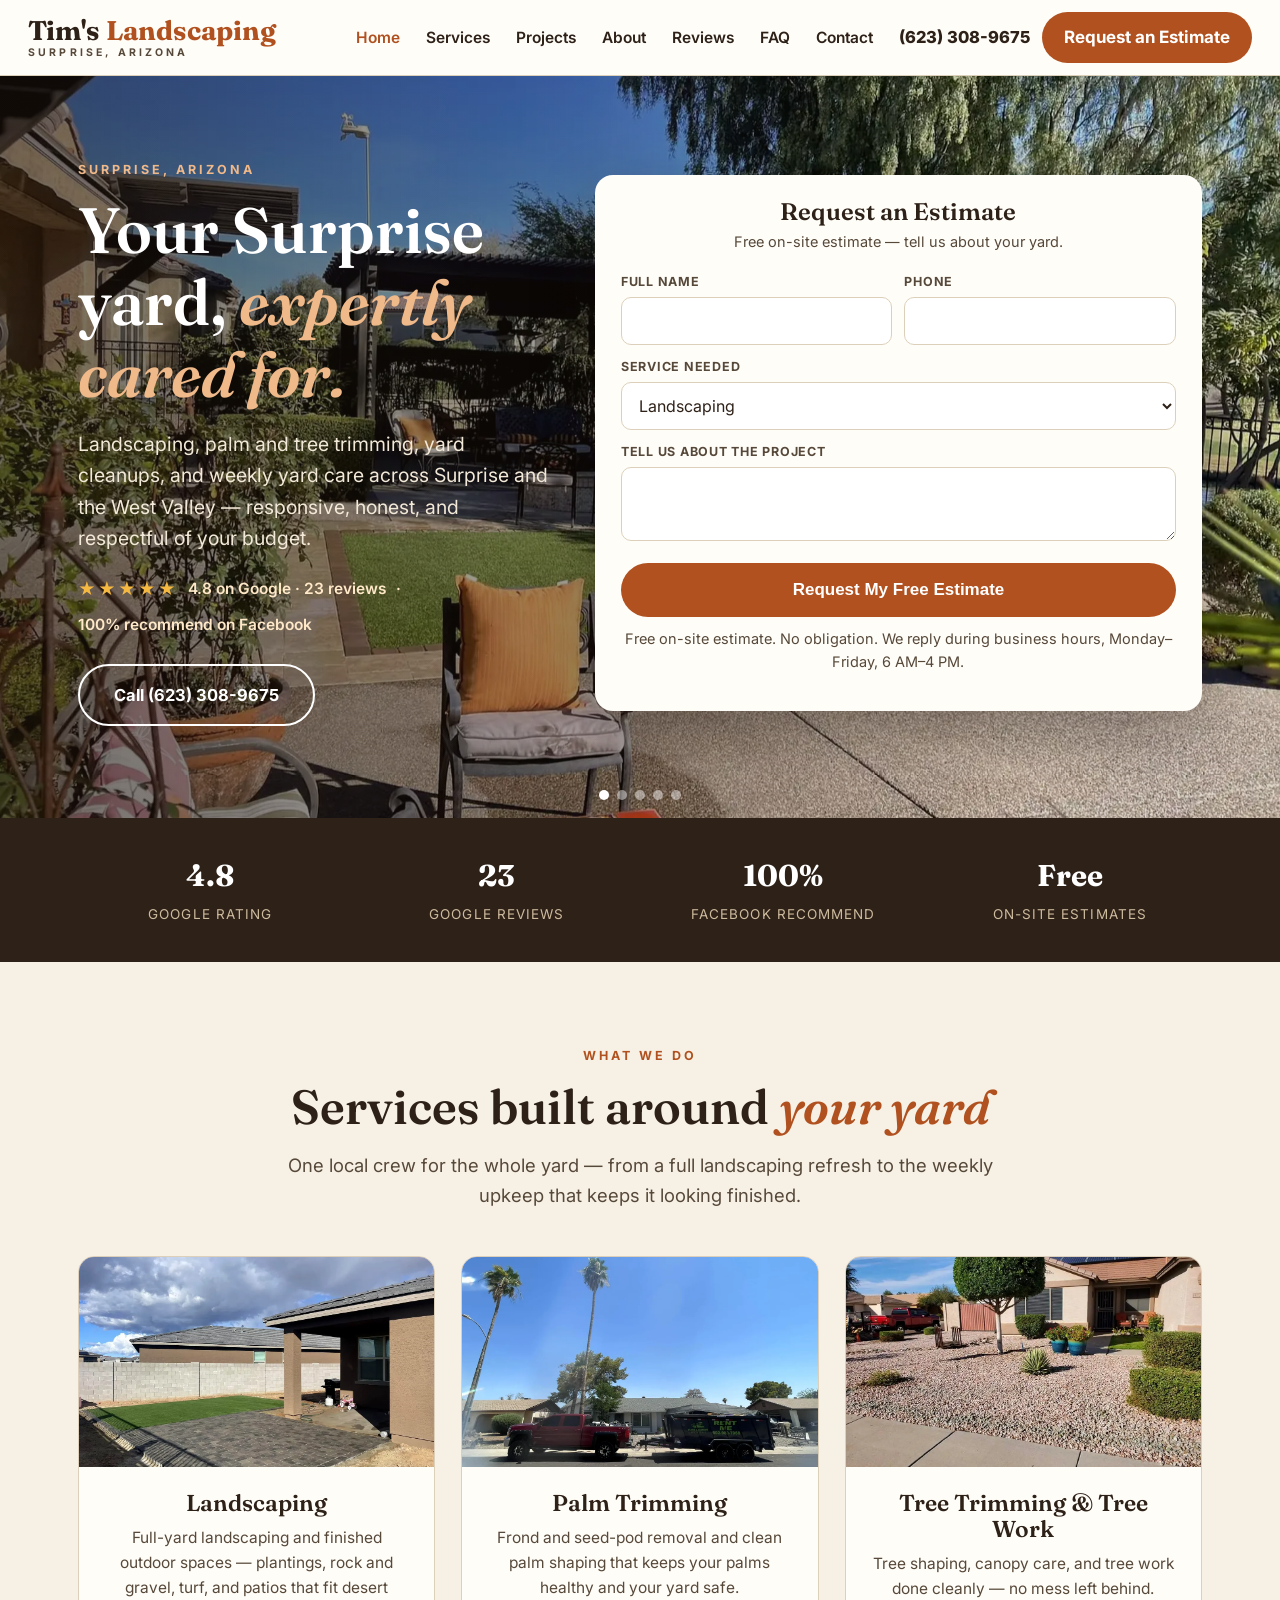
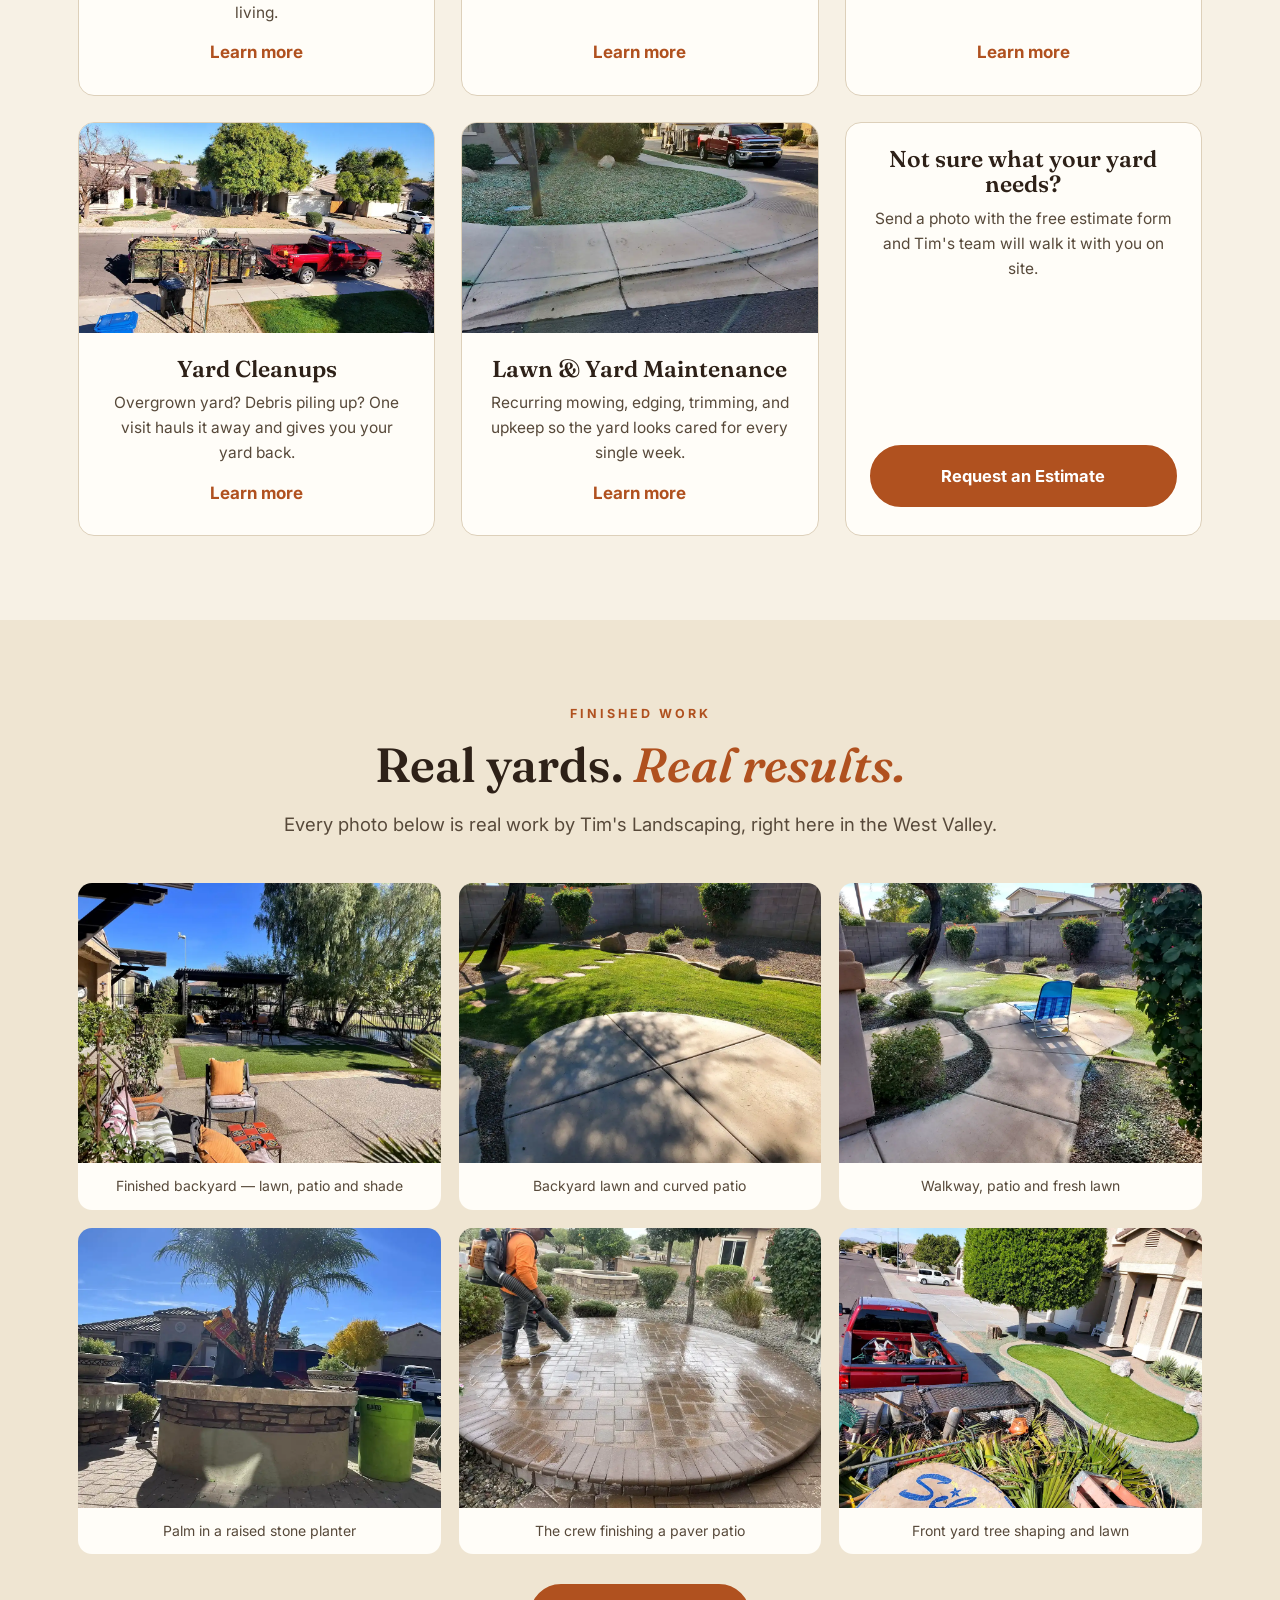
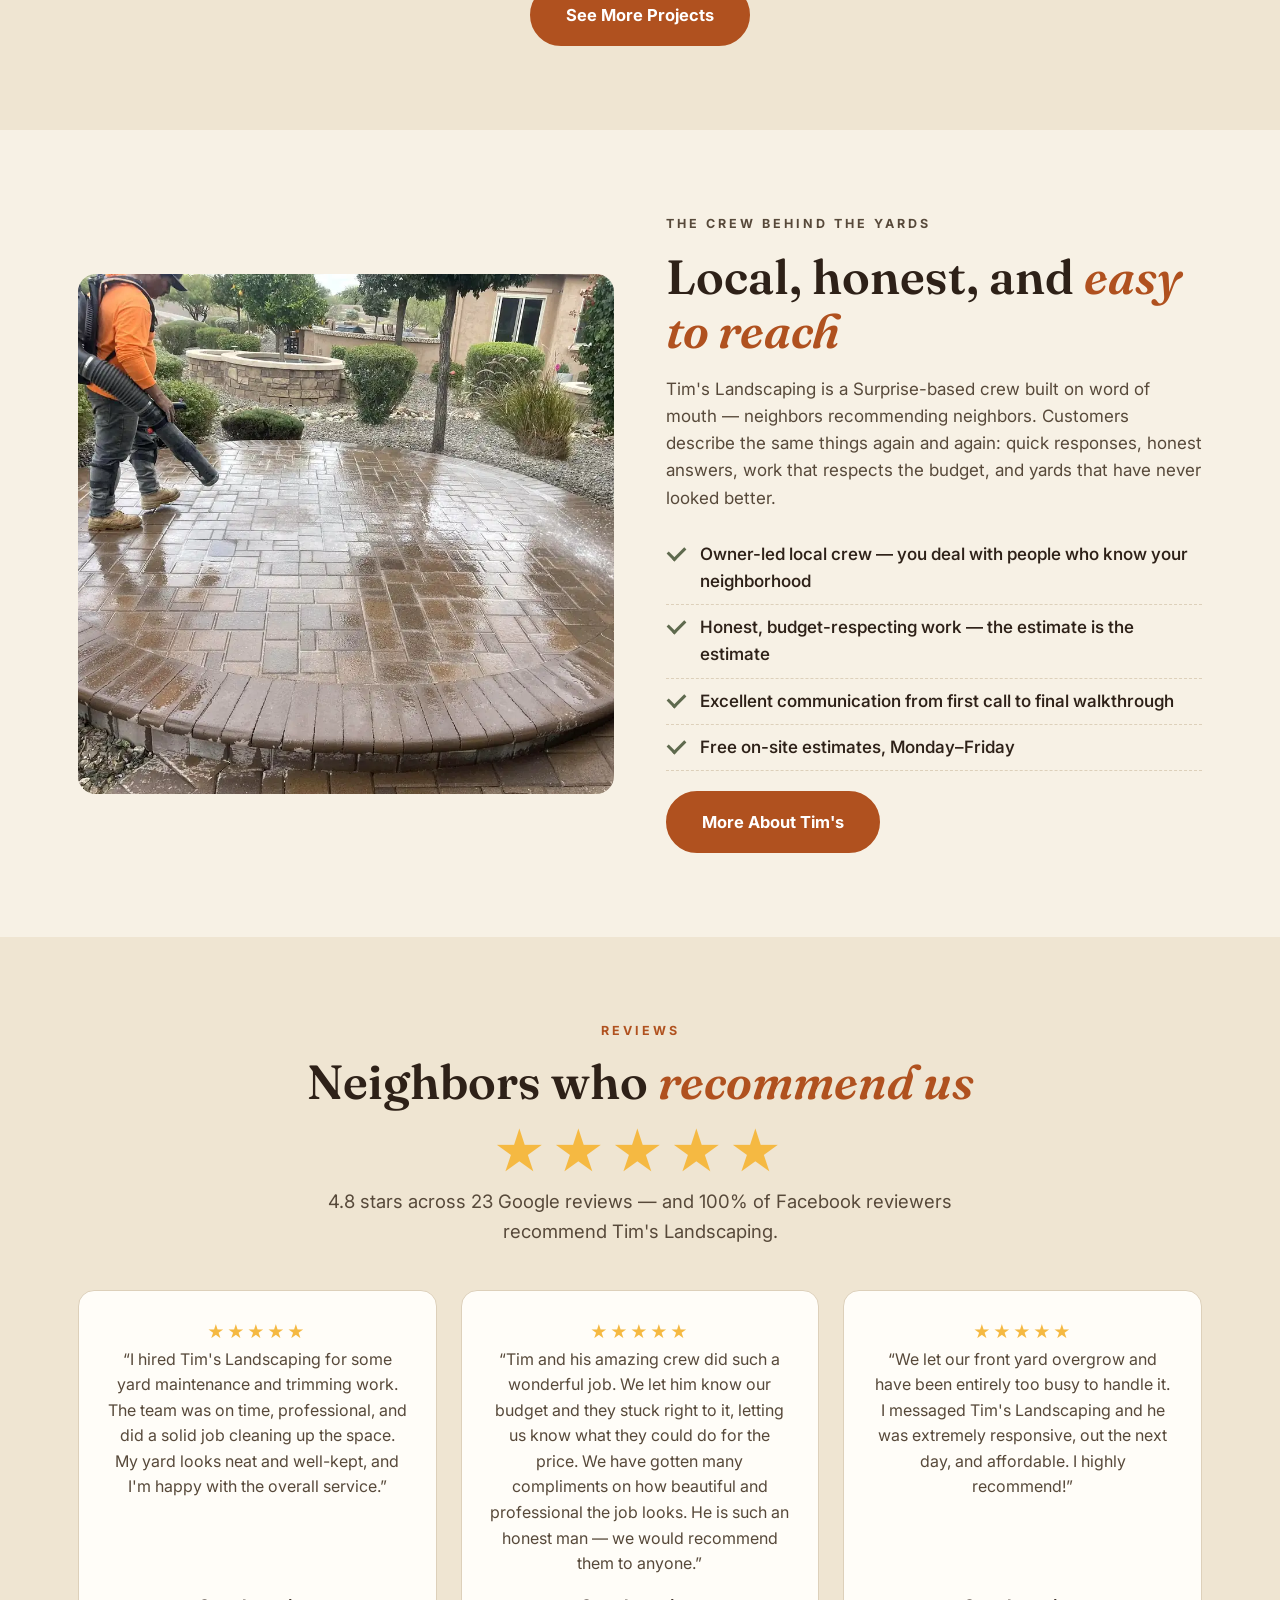
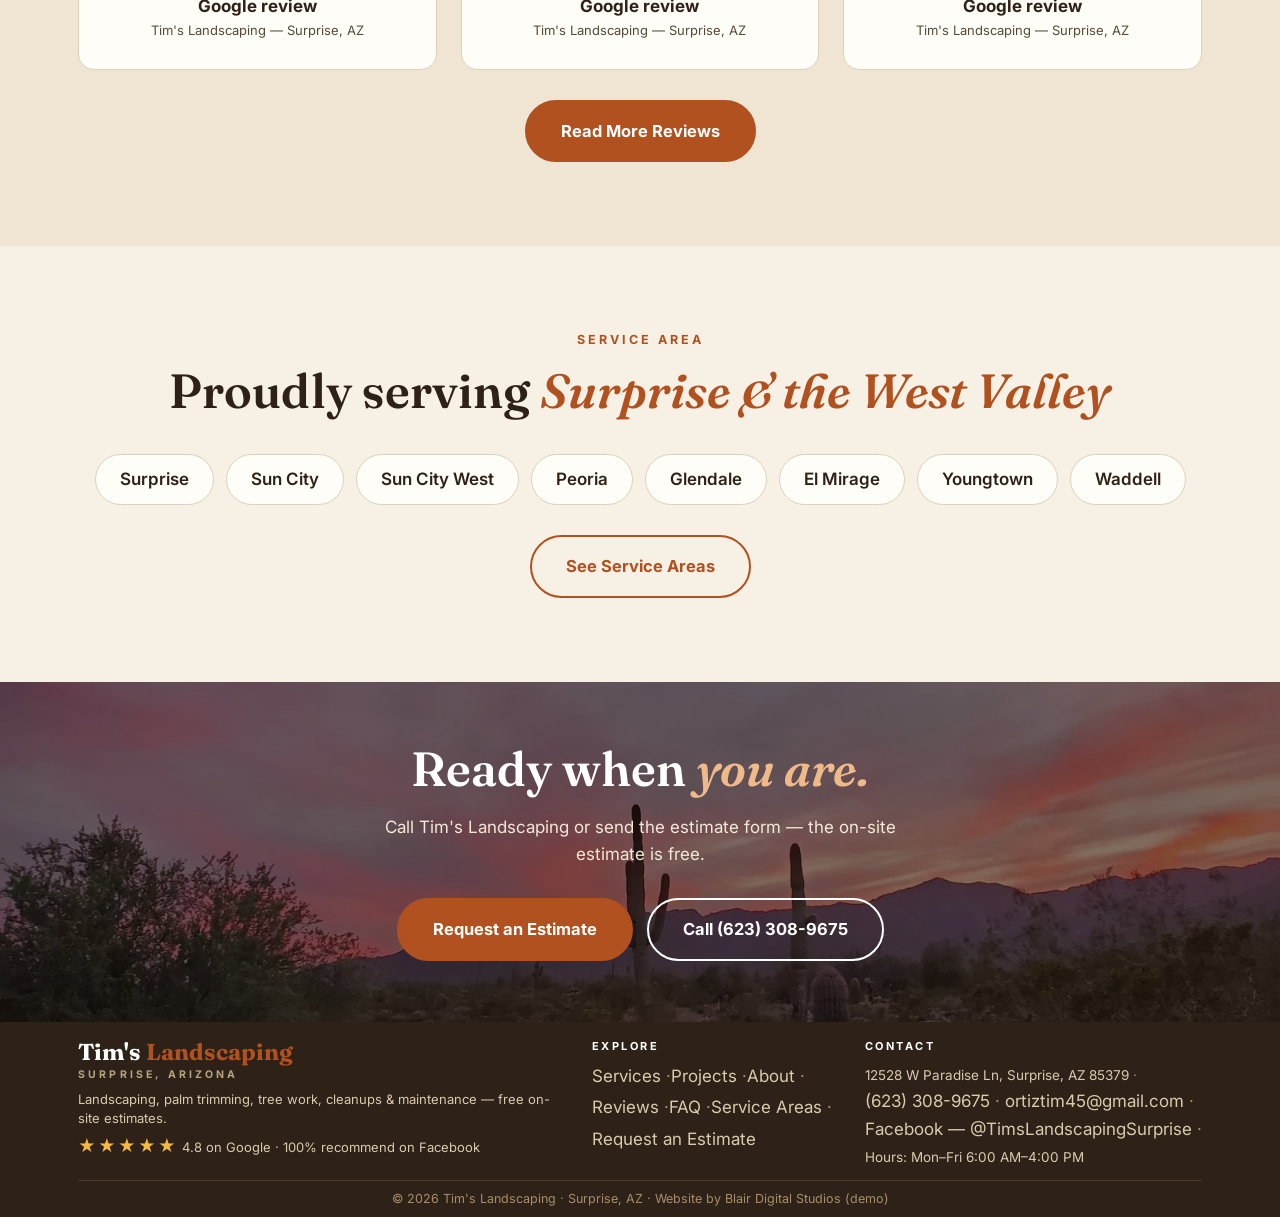
<file: index.html>
<!DOCTYPE html>
<html lang="en">
<head>
<meta charset="UTF-8">
<meta name="viewport" content="width=device-width, initial-scale=1.0">
<title>Tim's Landscaping — Surprise, AZ | Landscaping, Palm & Tree Trimming, Yard Cleanups</title>
<meta name="description" content="Tim's Landscaping in Surprise, AZ: landscaping, palm trimming, tree work, yard cleanups and lawn maintenance. 4.8 stars on Google. Free on-site estimates — call (623) 308-9675.">
<link rel="canonical" href="https://demo-tims-landscaping.vercel.app/">
<meta property="og:type" content="website">
<meta property="og:title" content="Tim's Landscaping — Surprise, AZ | Landscaping, Palm & Tree Trimming, Yard Cleanups">
<meta property="og:description" content="Tim's Landscaping in Surprise, AZ: landscaping, palm trimming, tree work, yard cleanups and lawn maintenance. 4.8 stars on Google. Free on-site estimates — call (623) 308-9675.">
<meta property="og:url" content="https://demo-tims-landscaping.vercel.app/">
<meta property="og:image" content="https://demo-tims-landscaping.vercel.app/assets/img/og-cover.jpg">
<meta name="twitter:card" content="summary_large_image">
<meta name="twitter:title" content="Tim's Landscaping — Surprise, AZ | Landscaping, Palm & Tree Trimming, Yard Cleanups">
<meta name="twitter:description" content="Tim's Landscaping in Surprise, AZ: landscaping, palm trimming, tree work, yard cleanups and lawn maintenance. 4.8 stars on Google. Free on-site estimates — call (623) 308-9675.">
<meta name="twitter:image" content="https://demo-tims-landscaping.vercel.app/assets/img/og-cover.jpg">
<link rel="icon" href="data:image/svg+xml,%3Csvg xmlns='http://www.w3.org/2000/svg' viewBox='0 0 64 64'%3E%3Crect width='64' height='64' rx='12' fill='%232e2118'/%3E%3Ctext x='32' y='45' font-family='Georgia' font-size='38' fill='%23f7f1e5' text-anchor='middle'%3ET%3C/text%3E%3C/svg%3E">
<link rel="preconnect" href="https://fonts.googleapis.com">
<link rel="preconnect" href="https://fonts.gstatic.com" crossorigin>
<link href="https://fonts.googleapis.com/css2?family=Fraunces:ital,wght@0,600;0,700;1,600&family=Inter:wght@400;600;700;800&display=swap" rel="stylesheet">
<link rel="stylesheet" href="assets/site.css">
<script type="application/ld+json">
{"@context":"https://schema.org","@type":"LocalBusiness","name":"Tim's Landscaping",
"description":"Landscaping, palm trimming, tree work, yard cleanups and lawn & yard maintenance in Surprise, AZ and the West Valley. Free on-site estimates.",
"url":"https://demo-tims-landscaping.vercel.app/","telephone":"+1-623-308-9675","email":"ortiztim45@gmail.com",
"address":{"@type":"PostalAddress","streetAddress":"12528 W Paradise Ln","addressLocality":"Surprise","addressRegion":"AZ","postalCode":"85379","addressCountry":"US"},
"openingHours":"Mo-Fr 06:00-16:00","areaServed":["Surprise","Sun City","Sun City West","Peoria","Glendale","El Mirage","Youngtown","Waddell"],
"sameAs":["https://www.facebook.com/TimsLandscapingSurprise"],
"aggregateRating":{"@type":"AggregateRating","ratingValue":"4.8","reviewCount":"23"}}
</script>

</head>
<body>
<header>
<div class="hbar">
<button class="burger" aria-label="Open menu" aria-expanded="false"><i></i><i></i><i></i></button>
<a class="wordmark" href="./">Tim's <span>Landscaping</span><small>Surprise, Arizona</small></a>
<nav class="mainnav" aria-label="Main"><ul><li><a href="./" aria-current="page">Home</a></li><li><a href="services/">Services</a></li><li><a href="projects/">Projects</a></li><li><a href="about/">About</a></li><li><a href="reviews/">Reviews</a></li><li><a href="faq/">FAQ</a></li><li><a href="contact/">Contact</a></li></ul></nav>
<div class="hcta"><a class="hphone" href="tel:+16233089675">(623) 308-9675</a><a class="hbtn" href="contact/">Request an Estimate</a></div>
</div>
<nav class="mnav" aria-label="Mobile"><a href="./">Home</a><a href="services/">Services</a><a href="projects/">Projects</a><a href="about/">About</a><a href="reviews/">Reviews</a><a href="faq/">FAQ</a><a href="contact/">Contact</a><a href="tel:+16233089675">Call (623) 308-9675</a></nav>
</header>
<div class="callbar"><a class="c1" href="tel:+16233089675">Call (623) 308-9675</a><a class="c2" href="contact/">Free Estimate</a></div>

<section class="hero" style="padding:0">
<div class="hero-slides"><div class="slide active"><img src="assets/img/hero-1.webp" alt="Finished backyard with lawn, patio and shade tree in Surprise, AZ" fetchpriority="high"></div><div class="slide"><img src="assets/img/hero-2.webp" alt="Manicured backyard lawn and curved patio by Tim's Landscaping" loading="lazy"></div><div class="slide"><img src="assets/img/hero-3.webp" alt="Backyard patio and walkway finished by Tim's Landscaping" loading="lazy"></div><div class="slide"><img src="assets/img/hero-4.webp" alt="Paver patio and turf lawn installed in a Surprise backyard" loading="lazy"></div><div class="slide"><img src="assets/img/hero-5.webp" alt="Freshly maintained corner-lawn home in Surprise, AZ" loading="lazy"></div></div>
<div class="hero-shade"></div>
<div class="wrap hero-inner">
<div>
<p class="eyebrow" style="text-align:left;color:#f0b98a">Surprise, Arizona</p>
<h1>Your Surprise yard, <em>expertly cared for.</em></h1>
<p class="sub">Landscaping, palm and tree trimming, yard cleanups, and weekly yard care across Surprise and the West Valley — responsive, honest, and respectful of your budget.</p>
<div class="proof"><span class="stars">★★★★★</span><span>4.8 on Google · 23 reviews</span><span aria-hidden="true">·</span><span>100% recommend on Facebook</span></div>
<div class="btnrow" style="justify-content:flex-start;margin-top:26px"><a class="btn ghost" style="color:#fff;border-color:#fff" href="tel:+16233089675">Call (623) 308-9675</a></div>
</div>
<div class="estcard"><h3>Request an Estimate</h3><p>Free on-site estimate — tell us about your yard.</p><form class="estform" action="#" method="post" novalidate>
<div class="fgrid">
<div><label for="ff-name">Full name</label><input id="ff-name" name="name" type="text" autocomplete="name" required></div>
<div><label for="ff-phone">Phone</label><input id="ff-phone" name="phone" type="tel" autocomplete="tel" required></div>
<div class="full"><label for="ff-service">Service needed</label><select id="ff-service" name="service"><option>Landscaping</option><option>Palm Trimming</option><option>Tree Trimming &amp; Tree Work</option><option>Yard Cleanup</option><option>Lawn &amp; Yard Maintenance</option><option>Other</option></select></div>
<div class="full"><label for="ff-desc">Tell us about the project</label><textarea id="ff-desc" name="description"></textarea></div>
</div>
<button type="submit">Request My Free Estimate</button>
<div class="formok">Thank you — your request is in. Tim's Landscaping will reach out shortly to schedule your free on-site estimate.</div>
<p class="formnote">Free on-site estimate. No obligation. We reply during business hours, Monday–Friday, 6 AM–4 PM.</p>
</form></div>
</div>
<div class="hero-dots" aria-hidden="true"></div>
</section>

<div class="trust"><div class="wrap">
<div><b>4.8</b><span>Google rating</span></div>
<div><b>23</b><span>Google reviews</span></div>
<div><b>100%</b><span>Facebook recommend</span></div>
<div><b>Free</b><span>On-site estimates</span></div>
</div></div>

<section><div class="wrap">
<p class="eyebrow">What we do</p>
<h2>Services built around <em>your yard</em></h2>
<p class="lede">One local crew for the whole yard — from a full landscaping refresh to the weekly upkeep that keeps it looking finished.</p>
<div class="svcgrid"><article class="svc"><img src="assets/img/work-paver-turf.webp" alt="Paver patio and turf backyard" loading="lazy">
<div class="pad"><h3>Landscaping</h3><p>Full-yard landscaping and finished outdoor spaces — plantings, rock and gravel, turf, and patios that fit desert living.</p><a href="services/">Learn more</a></div></article><article class="svc"><img src="assets/img/work-palms.webp" alt="Tall palms at a Surprise home" loading="lazy">
<div class="pad"><h3>Palm Trimming</h3><p>Frond and seed-pod removal and clean palm shaping that keeps your palms healthy and your yard safe.</p><a href="services/">Learn more</a></div></article><article class="svc"><img src="assets/img/work-xeriscape.webp" alt="Sculpted tree and xeriscape front yard" loading="lazy">
<div class="pad"><h3>Tree Trimming &amp; Tree Work</h3><p>Tree shaping, canopy care, and tree work done cleanly — no mess left behind.</p><a href="services/">Learn more</a></div></article><article class="svc"><img src="assets/img/work-cleanup.webp" alt="Cleanup trailer loaded at a job site" loading="lazy">
<div class="pad"><h3>Yard Cleanups</h3><p>Overgrown yard? Debris piling up? One visit hauls it away and gives you your yard back.</p><a href="services/">Learn more</a></div></article><article class="svc"><img src="assets/img/work-corner-lawn.webp" alt="Maintained green lawn and curved walk" loading="lazy">
<div class="pad"><h3>Lawn &amp; Yard Maintenance</h3><p>Recurring mowing, edging, trimming, and upkeep so the yard looks cared for every single week.</p><a href="services/">Learn more</a></div></article><article class="svc"><div class="pad" style="justify-content:center">
<h3>Not sure what your yard needs?</h3><p>Send a photo with the free estimate form and Tim's team will walk it with you on site.</p>
<a class="btn" href="contact/" style="margin-top:18px">Request an Estimate</a></div></article></div>
</div></section>

<section style="background:var(--paper2)"><div class="wrap">
<p class="eyebrow">Finished work</p>
<h2>Real yards. <em>Real results.</em></h2>
<p class="lede">Every photo below is real work by Tim's Landscaping, right here in the West Valley.</p>
<div class="gal"><figure><img src="assets/img/work-backyard-oasis.webp" alt="Backyard with lawn, pergola and patio furniture" loading="lazy"><figcaption>Finished backyard — lawn, patio and shade</figcaption></figure><figure><img src="assets/img/work-lawn-patio.webp" alt="Green lawn with curved concrete patio" loading="lazy"><figcaption>Backyard lawn and curved patio</figcaption></figure><figure><img src="assets/img/work-curve-walkway.webp" alt="Walkway and patio with lawn and sprinklers" loading="lazy"><figcaption>Walkway, patio and fresh lawn</figcaption></figure><figure><img src="assets/img/work-palm-planter.webp" alt="Palm tree in a raised stone planter" loading="lazy"><figcaption>Palm in a raised stone planter</figcaption></figure><figure><img src="assets/img/work-crew-blower.webp" alt="Crew member finishing a paver patio with a blower" loading="lazy"><figcaption>The crew finishing a paver patio</figcaption></figure><figure><img src="assets/img/work-front-tree.webp" alt="Front yard with shaped tree and green lawn" loading="lazy"><figcaption>Front yard tree shaping and lawn</figcaption></figure></div>
<div class="btnrow"><a class="btn" href="projects/">See More Projects</a></div>
</div></section>

<section><div class="wrap"><div class="split">
<img src="assets/img/work-crew-blower.webp" alt="A member of the Tim's Landscaping crew finishing a paver patio" loading="lazy">
<div class="txt">
<p class="eyebrow">The crew behind the yards</p>
<h2>Local, honest, and <em>easy to reach</em></h2>
<p>Tim's Landscaping is a Surprise-based crew built on word of mouth — neighbors recommending neighbors. Customers describe the same things again and again: quick responses, honest answers, work that respects the budget, and yards that have never looked better.</p>
<ul class="checklist">
<li>Owner-led local crew — you deal with people who know your neighborhood</li>
<li>Honest, budget-respecting work — the estimate is the estimate</li>
<li>Excellent communication from first call to final walkthrough</li>
<li>Free on-site estimates, Monday–Friday</li>
</ul>
<a class="btn" href="about/">More About Tim's</a>
</div></div></div></section>

<section class="revband"><div class="wrap">
<p class="eyebrow">Reviews</p>
<h2>Neighbors who <em>recommend us</em></h2>
<div class="bigstars">★★★★★</div>
<p class="lede" style="margin-top:8px">4.8 stars across 23 Google reviews — and 100% of Facebook reviewers recommend Tim's Landscaping.</p>
<div class="revgrid"><article class="rev"><div class="stars">★★★★★</div><p>&ldquo;I hired Tim's Landscaping for some yard maintenance and trimming work. The team was on time, professional, and did a solid job cleaning up the space. My yard looks neat and well-kept, and I'm happy with the overall service.&rdquo;</p><div class="who">Google review</div><div class="src">Tim's Landscaping — Surprise, AZ</div></article><article class="rev"><div class="stars">★★★★★</div><p>&ldquo;Tim and his amazing crew did such a wonderful job. We let him know our budget and they stuck right to it, letting us know what they could do for the price. We have gotten many compliments on how beautiful and professional the job looks. He is such an honest man — we would recommend them to anyone.&rdquo;</p><div class="who">Google review</div><div class="src">Tim's Landscaping — Surprise, AZ</div></article><article class="rev"><div class="stars">★★★★★</div><p>&ldquo;We let our front yard overgrow and have been entirely too busy to handle it. I messaged Tim's Landscaping and he was extremely responsive, out the next day, and affordable. I highly recommend!&rdquo;</p><div class="who">Google review</div><div class="src">Tim's Landscaping — Surprise, AZ</div></article></div>
<div class="btnrow"><a class="btn" href="reviews/">Read More Reviews</a></div>
</div></section>

<section><div class="wrap">
<p class="eyebrow">Service area</p>
<h2>Proudly serving <em>Surprise &amp; the West Valley</em></h2>
<div class="areas"><span>Surprise</span><span>Sun City</span><span>Sun City West</span><span>Peoria</span><span>Glendale</span><span>El Mirage</span><span>Youngtown</span><span>Waddell</span></div>
<div class="btnrow"><a class="btn ghost" href="service-areas/">See Service Areas</a></div>
</div></section>
<section style="padding:0">
<div style="position:relative;overflow:hidden">
<img src="assets/img/desert-sunset.webp" alt="Desert sunset over the West Valley" style="width:100%;height:340px;object-fit:cover" loading="lazy">
<div style="position:absolute;inset:0;background:rgba(26,17,10,.55);display:flex;align-items:center;justify-content:center">
<div style="text-align:center;padding:0 28px">
<h2 style="color:#fff">Ready when <em style="color:#f0b98a">you are.</em></h2>
<p style="color:#f3e9d8;max-width:560px;margin:0 auto">Call Tim's Landscaping or send the estimate form — the on-site estimate is free.</p>
<div class="btnrow"><a class="btn" href="contact/">Request an Estimate</a><a class="btn ghost" style="color:#fff;border-color:#fff" href="tel:+16233089675">Call (623) 308-9675</a></div>
</div></div></div>
</section>
<footer>
<div class="wrap">
<div class="fgrid2">
<div>
<a class="wordmark" href="./">Tim's <span>Landscaping</span><small>Surprise, Arizona</small></a>
<p class="ftag">Landscaping, palm trimming, tree work, cleanups &amp; maintenance — free on-site estimates.</p>
<p class="frate"><span class="stars">★★★★★</span> 4.8 on Google · 100% recommend on Facebook</p>
</div>
<div>
<h4>Explore</h4>
<a href="services/">Services</a><a href="projects/">Projects</a><a href="about/">About</a>
<a href="reviews/">Reviews</a><a href="faq/">FAQ</a><a href="service-areas/">Service Areas</a><a href="contact/">Request an Estimate</a>
</div>
<div>
<h4>Contact</h4>
<p>12528 W Paradise Ln, Surprise, AZ 85379</p>
<a href="tel:+16233089675">(623) 308-9675</a>
<a href="mailto:ortiztim45@gmail.com">ortiztim45@gmail.com</a>
<a href="https://www.facebook.com/TimsLandscapingSurprise" rel="noopener">Facebook — @TimsLandscapingSurprise</a>
<p>Hours: Mon–Fri 6:00 AM–4:00 PM</p>
</div>
</div>
<div class="fbottom">© 2026 Tim's Landscaping · Surprise, AZ · Website by Blair Digital Studios (demo)</div>
</div>
</footer>
<script src="assets/site.js"></script>



<!-- Blair voice widget - Tim's Landscape Concierge Voice AI (HighLevel, live) --> <script src="https://widgets.leadconnectorhq.com/loader.js" data-resources-url="https://widgets.leadconnectorhq.com/chat-widget/loader.js" data-widget-id="6af6751390f7860d291fcf7d"></script> </body>
</html>
</file>
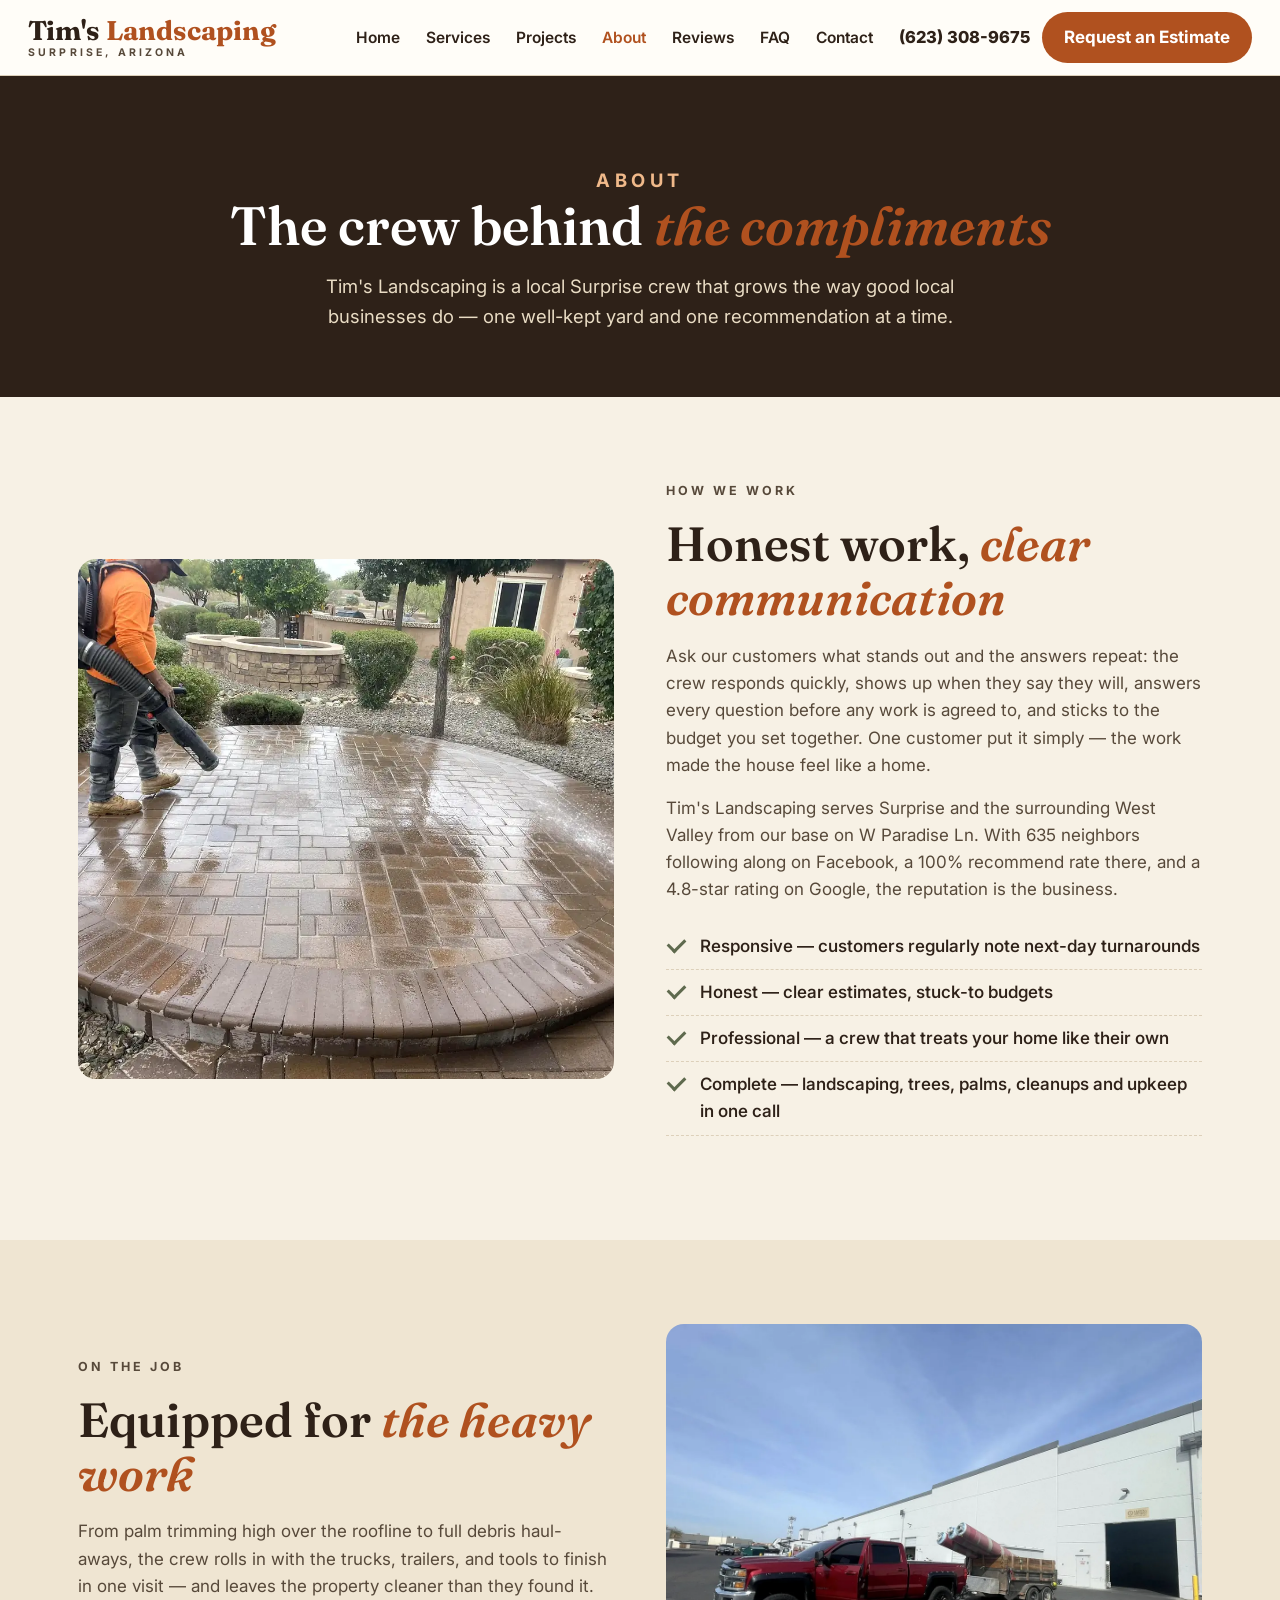
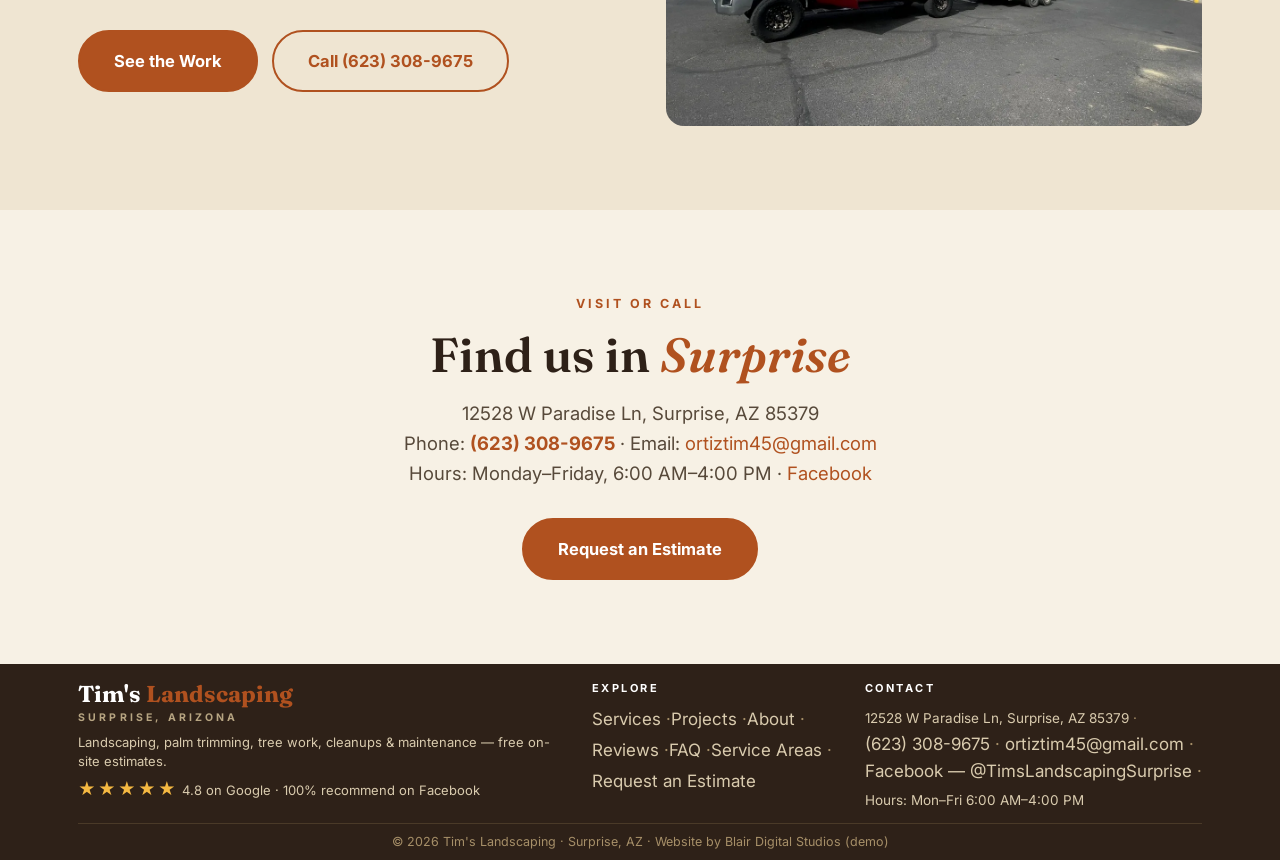
<file: about/index.html>
<!DOCTYPE html>
<html lang="en">
<head>
<meta charset="UTF-8">
<meta name="viewport" content="width=device-width, initial-scale=1.0">
<title>About — Tim's Landscaping | Local Surprise, AZ Landscaping Crew</title>
<meta name="description" content="Meet Tim's Landscaping — a local Surprise, AZ crew known for responsiveness, honesty, and budget-respecting work. 4.8 stars on Google, 100% recommend on Facebook.">
<link rel="canonical" href="https://demo-tims-landscaping.vercel.app/about/">
<meta property="og:type" content="website">
<meta property="og:title" content="About — Tim's Landscaping | Local Surprise, AZ Landscaping Crew">
<meta property="og:description" content="Meet Tim's Landscaping — a local Surprise, AZ crew known for responsiveness, honesty, and budget-respecting work. 4.8 stars on Google, 100% recommend on Facebook.">
<meta property="og:url" content="https://demo-tims-landscaping.vercel.app/about/">
<meta property="og:image" content="https://demo-tims-landscaping.vercel.app/assets/img/og-cover.jpg">
<meta name="twitter:card" content="summary_large_image">
<meta name="twitter:title" content="About — Tim's Landscaping | Local Surprise, AZ Landscaping Crew">
<meta name="twitter:description" content="Meet Tim's Landscaping — a local Surprise, AZ crew known for responsiveness, honesty, and budget-respecting work. 4.8 stars on Google, 100% recommend on Facebook.">
<meta name="twitter:image" content="https://demo-tims-landscaping.vercel.app/assets/img/og-cover.jpg">
<link rel="icon" href="data:image/svg+xml,%3Csvg xmlns='http://www.w3.org/2000/svg' viewBox='0 0 64 64'%3E%3Crect width='64' height='64' rx='12' fill='%232e2118'/%3E%3Ctext x='32' y='45' font-family='Georgia' font-size='38' fill='%23f7f1e5' text-anchor='middle'%3ET%3C/text%3E%3C/svg%3E">
<link rel="preconnect" href="https://fonts.googleapis.com">
<link rel="preconnect" href="https://fonts.gstatic.com" crossorigin>
<link href="https://fonts.googleapis.com/css2?family=Fraunces:ital,wght@0,600;0,700;1,600&family=Inter:wght@400;600;700;800&display=swap" rel="stylesheet">
<link rel="stylesheet" href="../assets/site.css">
<script type="application/ld+json">
{"@context":"https://schema.org","@type":"LocalBusiness","name":"Tim's Landscaping",
"description":"Landscaping, palm trimming, tree work, yard cleanups and lawn & yard maintenance in Surprise, AZ and the West Valley. Free on-site estimates.",
"url":"https://demo-tims-landscaping.vercel.app/","telephone":"+1-623-308-9675","email":"ortiztim45@gmail.com",
"address":{"@type":"PostalAddress","streetAddress":"12528 W Paradise Ln","addressLocality":"Surprise","addressRegion":"AZ","postalCode":"85379","addressCountry":"US"},
"openingHours":"Mo-Fr 06:00-16:00","areaServed":["Surprise","Sun City","Sun City West","Peoria","Glendale","El Mirage","Youngtown","Waddell"],
"sameAs":["https://www.facebook.com/TimsLandscapingSurprise"],
"aggregateRating":{"@type":"AggregateRating","ratingValue":"4.8","reviewCount":"23"}}
</script>

</head>
<body>
<header>
<div class="hbar">
<button class="burger" aria-label="Open menu" aria-expanded="false"><i></i><i></i><i></i></button>
<a class="wordmark" href="../">Tim's <span>Landscaping</span><small>Surprise, Arizona</small></a>
<nav class="mainnav" aria-label="Main"><ul><li><a href="../">Home</a></li><li><a href="../services/">Services</a></li><li><a href="../projects/">Projects</a></li><li><a href="../about/" aria-current="page">About</a></li><li><a href="../reviews/">Reviews</a></li><li><a href="../faq/">FAQ</a></li><li><a href="../contact/">Contact</a></li></ul></nav>
<div class="hcta"><a class="hphone" href="tel:+16233089675">(623) 308-9675</a><a class="hbtn" href="../contact/">Request an Estimate</a></div>
</div>
<nav class="mnav" aria-label="Mobile"><a href="../">Home</a><a href="../services/">Services</a><a href="../projects/">Projects</a><a href="../about/">About</a><a href="../reviews/">Reviews</a><a href="../faq/">FAQ</a><a href="../contact/">Contact</a><a href="tel:+16233089675">Call (623) 308-9675</a></nav>
</header>
<div class="callbar"><a class="c1" href="tel:+16233089675">Call (623) 308-9675</a><a class="c2" href="../contact/">Free Estimate</a></div>
<div class="pagehero"><div class="wrap">
<p class="eyebrow" style="color:#f0b98a">About</p><h1>The crew behind <em>the compliments</em></h1><p>Tim's Landscaping is a local Surprise crew that grows the way good local businesses do — one well-kept yard and one recommendation at a time.</p>
</div></div>
<section><div class="wrap"><div class="split">
<img src="../assets/img/work-crew-blower.webp" alt="A member of the Tim's Landscaping crew finishing a paver patio with a leaf blower" loading="lazy">
<div class="txt">
<p class="eyebrow">How we work</p>
<h2>Honest work, <em>clear communication</em></h2>
<p>Ask our customers what stands out and the answers repeat: the crew responds quickly, shows up when they say they will, answers every question before any work is agreed to, and sticks to the budget you set together. One customer put it simply — the work made the house feel like a home.</p>
<p>Tim's Landscaping serves Surprise and the surrounding West Valley from our base on W Paradise Ln. With 635 neighbors following along on Facebook, a 100% recommend rate there, and a 4.8-star rating on Google, the reputation is the business.</p>
<ul class="checklist">
<li>Responsive — customers regularly note next-day turnarounds</li>
<li>Honest — clear estimates, stuck-to budgets</li>
<li>Professional — a crew that treats your home like their own</li>
<li>Complete — landscaping, trees, palms, cleanups and upkeep in one call</li>
</ul>
</div></div></div></section>

<section style="background:var(--paper2)"><div class="wrap"><div class="split">
<div class="txt">
<p class="eyebrow">On the job</p>
<h2>Equipped for <em>the heavy work</em></h2>
<p>From palm trimming high over the roofline to full debris haul-aways, the crew rolls in with the trucks, trailers, and tools to finish in one visit — and leaves the property cleaner than they found it.</p>
<div class="btnrow" style="justify-content:flex-start"><a class="btn" href="../projects/">See the Work</a><a class="btn ghost" href="tel:+16233089675">Call (623) 308-9675</a></div>
</div>
<img src="../assets/img/work-truck.webp" alt="Tim's Landscaping work truck and dump trailer" loading="lazy">
</div></div></section>

<section><div class="wrap center">
<p class="eyebrow">Visit or call</p>
<h2>Find us in <em>Surprise</em></h2>
<p class="lede">12528 W Paradise Ln, Surprise, AZ 85379<br>Phone: <a href="tel:+16233089675"><b>(623) 308-9675</b></a> · Email: <a href="mailto:ortiztim45@gmail.com">ortiztim45@gmail.com</a><br>
Hours: Monday–Friday, 6:00 AM–4:00 PM · <a href="https://www.facebook.com/TimsLandscapingSurprise" rel="noopener">Facebook</a></p>
<div class="btnrow"><a class="btn" href="../contact/">Request an Estimate</a></div>
</div></section>

<footer>
<div class="wrap">
<div class="fgrid2">
<div>
<a class="wordmark" href="../">Tim's <span>Landscaping</span><small>Surprise, Arizona</small></a>
<p class="ftag">Landscaping, palm trimming, tree work, cleanups &amp; maintenance — free on-site estimates.</p>
<p class="frate"><span class="stars">★★★★★</span> 4.8 on Google · 100% recommend on Facebook</p>
</div>
<div>
<h4>Explore</h4>
<a href="../services/">Services</a><a href="../projects/">Projects</a><a href="../about/">About</a>
<a href="../reviews/">Reviews</a><a href="../faq/">FAQ</a><a href="../service-areas/">Service Areas</a><a href="../contact/">Request an Estimate</a>
</div>
<div>
<h4>Contact</h4>
<p>12528 W Paradise Ln, Surprise, AZ 85379</p>
<a href="tel:+16233089675">(623) 308-9675</a>
<a href="mailto:ortiztim45@gmail.com">ortiztim45@gmail.com</a>
<a href="https://www.facebook.com/TimsLandscapingSurprise" rel="noopener">Facebook — @TimsLandscapingSurprise</a>
<p>Hours: Mon–Fri 6:00 AM–4:00 PM</p>
</div>
</div>
<div class="fbottom">© 2026 Tim's Landscaping · Surprise, AZ · Website by Blair Digital Studios (demo)</div>
</div>
</footer>
<script src="../assets/site.js"></script>



<!-- Blair voice widget - Tim's Landscape Concierge Voice AI (HighLevel, live) --> <script src="https://widgets.leadconnectorhq.com/loader.js" data-resources-url="https://widgets.leadconnectorhq.com/chat-widget/loader.js" data-widget-id="6af6751390f7860d291fcf7d"></script> </body>
</html>
</file>
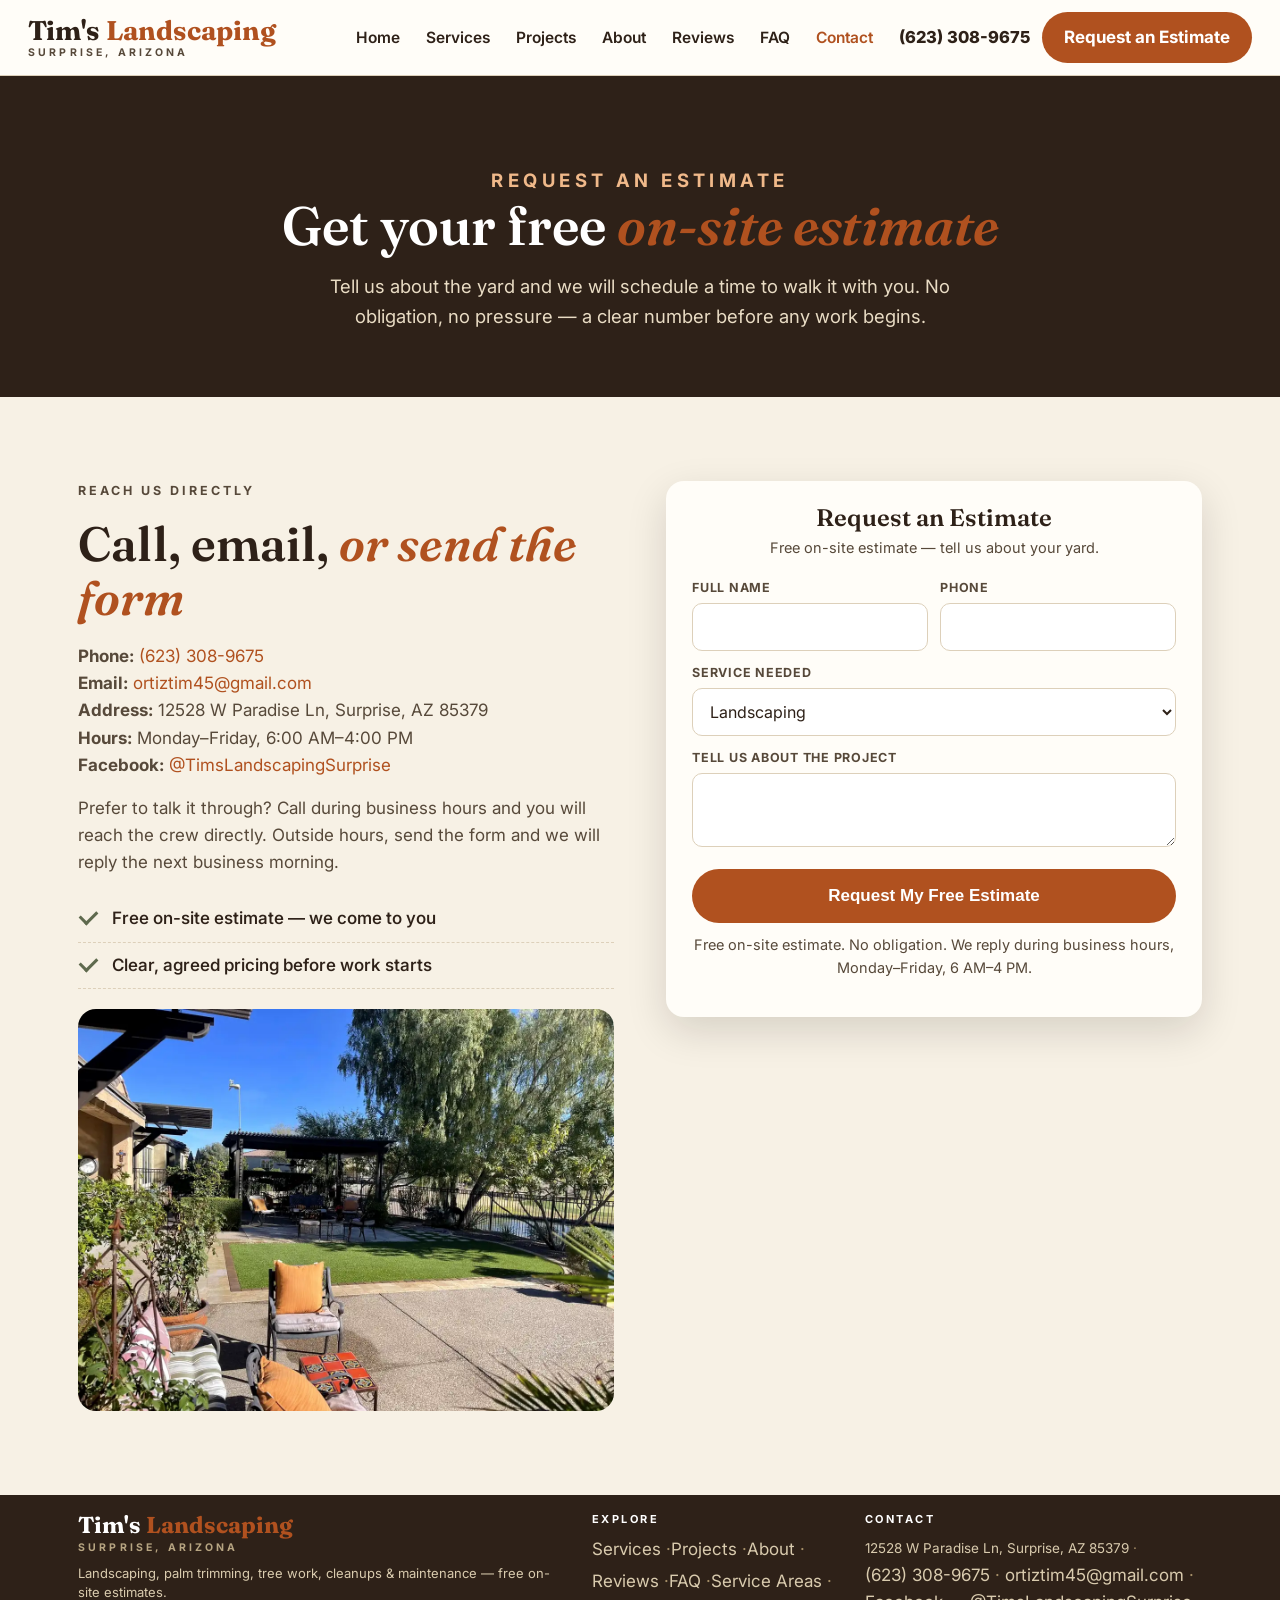
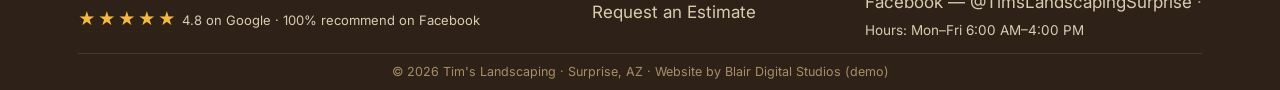
<file: contact/index.html>
<!DOCTYPE html>
<html lang="en">
<head>
<meta charset="UTF-8">
<meta name="viewport" content="width=device-width, initial-scale=1.0">
<title>Request an Estimate — Tim's Landscaping | Surprise, AZ</title>
<meta name="description" content="Request a free on-site estimate from Tim's Landscaping in Surprise, AZ. Call (623) 308-9675 or send the form — landscaping, palm and tree trimming, cleanups, maintenance.">
<link rel="canonical" href="https://demo-tims-landscaping.vercel.app/contact/">
<meta property="og:type" content="website">
<meta property="og:title" content="Request an Estimate — Tim's Landscaping | Surprise, AZ">
<meta property="og:description" content="Request a free on-site estimate from Tim's Landscaping in Surprise, AZ. Call (623) 308-9675 or send the form — landscaping, palm and tree trimming, cleanups, maintenance.">
<meta property="og:url" content="https://demo-tims-landscaping.vercel.app/contact/">
<meta property="og:image" content="https://demo-tims-landscaping.vercel.app/assets/img/og-cover.jpg">
<meta name="twitter:card" content="summary_large_image">
<meta name="twitter:title" content="Request an Estimate — Tim's Landscaping | Surprise, AZ">
<meta name="twitter:description" content="Request a free on-site estimate from Tim's Landscaping in Surprise, AZ. Call (623) 308-9675 or send the form — landscaping, palm and tree trimming, cleanups, maintenance.">
<meta name="twitter:image" content="https://demo-tims-landscaping.vercel.app/assets/img/og-cover.jpg">
<link rel="icon" href="data:image/svg+xml,%3Csvg xmlns='http://www.w3.org/2000/svg' viewBox='0 0 64 64'%3E%3Crect width='64' height='64' rx='12' fill='%232e2118'/%3E%3Ctext x='32' y='45' font-family='Georgia' font-size='38' fill='%23f7f1e5' text-anchor='middle'%3ET%3C/text%3E%3C/svg%3E">
<link rel="preconnect" href="https://fonts.googleapis.com">
<link rel="preconnect" href="https://fonts.gstatic.com" crossorigin>
<link href="https://fonts.googleapis.com/css2?family=Fraunces:ital,wght@0,600;0,700;1,600&family=Inter:wght@400;600;700;800&display=swap" rel="stylesheet">
<link rel="stylesheet" href="../assets/site.css">
<script type="application/ld+json">
{"@context":"https://schema.org","@type":"LocalBusiness","name":"Tim's Landscaping",
"description":"Landscaping, palm trimming, tree work, yard cleanups and lawn & yard maintenance in Surprise, AZ and the West Valley. Free on-site estimates.",
"url":"https://demo-tims-landscaping.vercel.app/","telephone":"+1-623-308-9675","email":"ortiztim45@gmail.com",
"address":{"@type":"PostalAddress","streetAddress":"12528 W Paradise Ln","addressLocality":"Surprise","addressRegion":"AZ","postalCode":"85379","addressCountry":"US"},
"openingHours":"Mo-Fr 06:00-16:00","areaServed":["Surprise","Sun City","Sun City West","Peoria","Glendale","El Mirage","Youngtown","Waddell"],
"sameAs":["https://www.facebook.com/TimsLandscapingSurprise"],
"aggregateRating":{"@type":"AggregateRating","ratingValue":"4.8","reviewCount":"23"}}
</script>

</head>
<body>
<header>
<div class="hbar">
<button class="burger" aria-label="Open menu" aria-expanded="false"><i></i><i></i><i></i></button>
<a class="wordmark" href="../">Tim's <span>Landscaping</span><small>Surprise, Arizona</small></a>
<nav class="mainnav" aria-label="Main"><ul><li><a href="../">Home</a></li><li><a href="../services/">Services</a></li><li><a href="../projects/">Projects</a></li><li><a href="../about/">About</a></li><li><a href="../reviews/">Reviews</a></li><li><a href="../faq/">FAQ</a></li><li><a href="../contact/" aria-current="page">Contact</a></li></ul></nav>
<div class="hcta"><a class="hphone" href="tel:+16233089675">(623) 308-9675</a><a class="hbtn" href="../contact/">Request an Estimate</a></div>
</div>
<nav class="mnav" aria-label="Mobile"><a href="../">Home</a><a href="../services/">Services</a><a href="../projects/">Projects</a><a href="../about/">About</a><a href="../reviews/">Reviews</a><a href="../faq/">FAQ</a><a href="../contact/">Contact</a><a href="tel:+16233089675">Call (623) 308-9675</a></nav>
</header>
<div class="callbar"><a class="c1" href="tel:+16233089675">Call (623) 308-9675</a><a class="c2" href="../contact/">Free Estimate</a></div>
<div class="pagehero"><div class="wrap">
<p class="eyebrow" style="color:#f0b98a">Request an Estimate</p><h1>Get your free <em>on-site estimate</em></h1><p>Tell us about the yard and we will schedule a time to walk it with you. No obligation, no pressure — a clear number before any work begins.</p>
</div></div>
<section><div class="wrap"><div class="split" style="align-items:start">
<div class="txt">
<p class="eyebrow" style="text-align:left">Reach us directly</p>
<h2 style="text-align:left">Call, email, <em>or send the form</em></h2>
<p><b>Phone:</b> <a href="tel:+16233089675">(623) 308-9675</a><br>
<b>Email:</b> <a href="mailto:ortiztim45@gmail.com">ortiztim45@gmail.com</a><br>
<b>Address:</b> 12528 W Paradise Ln, Surprise, AZ 85379<br>
<b>Hours:</b> Monday–Friday, 6:00 AM–4:00 PM<br>
<b>Facebook:</b> <a href="https://www.facebook.com/TimsLandscapingSurprise" rel="noopener">@TimsLandscapingSurprise</a></p>
<p>Prefer to talk it through? Call during business hours and you will reach the crew directly. Outside hours, send the form and we will reply the next business morning.</p>
<ul class="checklist">
<li>Free on-site estimate — we come to you</li>
<li>Clear, agreed pricing before work starts</li>
</ul>
<img src="../assets/img/work-backyard-oasis.webp" alt="Finished backyard by Tim's Landscaping" loading="lazy" style="border-radius:18px;margin-top:10px">
</div>
<div class="estcard" style="box-shadow:0 14px 40px rgba(20,12,5,.14)"><h3>Request an Estimate</h3><p>Free on-site estimate — tell us about your yard.</p><form class="estform" action="#" method="post" novalidate>
<div class="fgrid">
<div><label for="ff-name">Full name</label><input id="ff-name" name="name" type="text" autocomplete="name" required></div>
<div><label for="ff-phone">Phone</label><input id="ff-phone" name="phone" type="tel" autocomplete="tel" required></div>
<div class="full"><label for="ff-service">Service needed</label><select id="ff-service" name="service"><option>Landscaping</option><option>Palm Trimming</option><option>Tree Trimming &amp; Tree Work</option><option>Yard Cleanup</option><option>Lawn &amp; Yard Maintenance</option><option>Other</option></select></div>
<div class="full"><label for="ff-desc">Tell us about the project</label><textarea id="ff-desc" name="description"></textarea></div>
</div>
<button type="submit">Request My Free Estimate</button>
<div class="formok">Thank you — your request is in. Tim's Landscaping will reach out shortly to schedule your free on-site estimate.</div>
<p class="formnote">Free on-site estimate. No obligation. We reply during business hours, Monday–Friday, 6 AM–4 PM.</p>
</form></div>
</div></div></section>

<footer>
<div class="wrap">
<div class="fgrid2">
<div>
<a class="wordmark" href="../">Tim's <span>Landscaping</span><small>Surprise, Arizona</small></a>
<p class="ftag">Landscaping, palm trimming, tree work, cleanups &amp; maintenance — free on-site estimates.</p>
<p class="frate"><span class="stars">★★★★★</span> 4.8 on Google · 100% recommend on Facebook</p>
</div>
<div>
<h4>Explore</h4>
<a href="../services/">Services</a><a href="../projects/">Projects</a><a href="../about/">About</a>
<a href="../reviews/">Reviews</a><a href="../faq/">FAQ</a><a href="../service-areas/">Service Areas</a><a href="../contact/">Request an Estimate</a>
</div>
<div>
<h4>Contact</h4>
<p>12528 W Paradise Ln, Surprise, AZ 85379</p>
<a href="tel:+16233089675">(623) 308-9675</a>
<a href="mailto:ortiztim45@gmail.com">ortiztim45@gmail.com</a>
<a href="https://www.facebook.com/TimsLandscapingSurprise" rel="noopener">Facebook — @TimsLandscapingSurprise</a>
<p>Hours: Mon–Fri 6:00 AM–4:00 PM</p>
</div>
</div>
<div class="fbottom">© 2026 Tim's Landscaping · Surprise, AZ · Website by Blair Digital Studios (demo)</div>
</div>
</footer>
<script src="../assets/site.js"></script>



<!-- Blair voice widget - Tim's Landscape Concierge Voice AI (HighLevel, live) --> <script src="https://widgets.leadconnectorhq.com/loader.js" data-resources-url="https://widgets.leadconnectorhq.com/chat-widget/loader.js" data-widget-id="6af6751390f7860d291fcf7d"></script> </body>
</html>
</file>
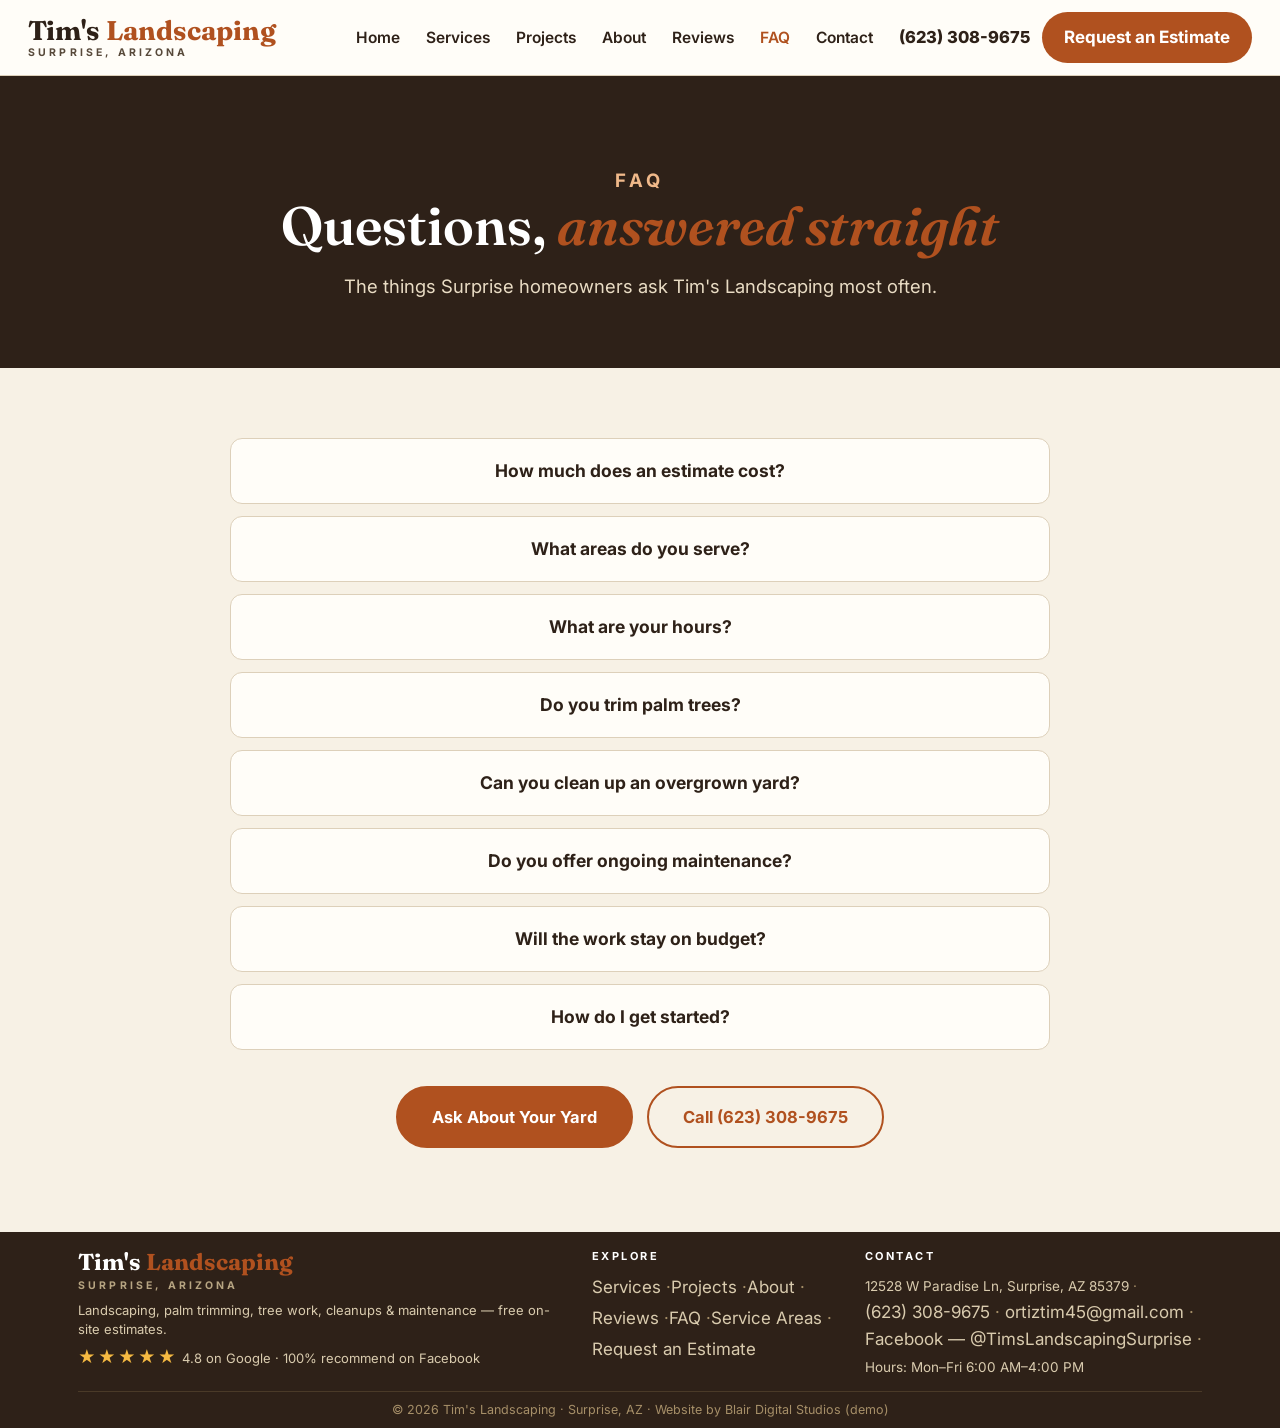
<file: faq/index.html>
<!DOCTYPE html>
<html lang="en">
<head>
<meta charset="UTF-8">
<meta name="viewport" content="width=device-width, initial-scale=1.0">
<title>FAQ — Tim's Landscaping | Surprise, AZ Landscaping Questions Answered</title>
<meta name="description" content="Answers about free estimates, service areas, hours, palm trimming, cleanups and maintenance from Tim's Landscaping in Surprise, AZ.">
<link rel="canonical" href="https://demo-tims-landscaping.vercel.app/faq/">
<meta property="og:type" content="website">
<meta property="og:title" content="FAQ — Tim's Landscaping | Surprise, AZ Landscaping Questions Answered">
<meta property="og:description" content="Answers about free estimates, service areas, hours, palm trimming, cleanups and maintenance from Tim's Landscaping in Surprise, AZ.">
<meta property="og:url" content="https://demo-tims-landscaping.vercel.app/faq/">
<meta property="og:image" content="https://demo-tims-landscaping.vercel.app/assets/img/og-cover.jpg">
<meta name="twitter:card" content="summary_large_image">
<meta name="twitter:title" content="FAQ — Tim's Landscaping | Surprise, AZ Landscaping Questions Answered">
<meta name="twitter:description" content="Answers about free estimates, service areas, hours, palm trimming, cleanups and maintenance from Tim's Landscaping in Surprise, AZ.">
<meta name="twitter:image" content="https://demo-tims-landscaping.vercel.app/assets/img/og-cover.jpg">
<link rel="icon" href="data:image/svg+xml,%3Csvg xmlns='http://www.w3.org/2000/svg' viewBox='0 0 64 64'%3E%3Crect width='64' height='64' rx='12' fill='%232e2118'/%3E%3Ctext x='32' y='45' font-family='Georgia' font-size='38' fill='%23f7f1e5' text-anchor='middle'%3ET%3C/text%3E%3C/svg%3E">
<link rel="preconnect" href="https://fonts.googleapis.com">
<link rel="preconnect" href="https://fonts.gstatic.com" crossorigin>
<link href="https://fonts.googleapis.com/css2?family=Fraunces:ital,wght@0,600;0,700;1,600&family=Inter:wght@400;600;700;800&display=swap" rel="stylesheet">
<link rel="stylesheet" href="../assets/site.css">
<script type="application/ld+json">
{"@context":"https://schema.org","@type":"LocalBusiness","name":"Tim's Landscaping",
"description":"Landscaping, palm trimming, tree work, yard cleanups and lawn & yard maintenance in Surprise, AZ and the West Valley. Free on-site estimates.",
"url":"https://demo-tims-landscaping.vercel.app/","telephone":"+1-623-308-9675","email":"ortiztim45@gmail.com",
"address":{"@type":"PostalAddress","streetAddress":"12528 W Paradise Ln","addressLocality":"Surprise","addressRegion":"AZ","postalCode":"85379","addressCountry":"US"},
"openingHours":"Mo-Fr 06:00-16:00","areaServed":["Surprise","Sun City","Sun City West","Peoria","Glendale","El Mirage","Youngtown","Waddell"],
"sameAs":["https://www.facebook.com/TimsLandscapingSurprise"],
"aggregateRating":{"@type":"AggregateRating","ratingValue":"4.8","reviewCount":"23"}}
</script>
<script type="application/ld+json">
{"@context":"https://schema.org","@type":"FAQPage","mainEntity":[{"@type":"Question","name":"How much does an estimate cost?","acceptedAnswer":{"@type":"Answer","text":"On-site estimates are free. Send the estimate form or call (623) 308-9675 and we will schedule a time to walk your property, talk through the work, and give you a clear number before anything is agreed to."}},{"@type":"Question","name":"What areas do you serve?","acceptedAnswer":{"@type":"Answer","text":"Tim's Landscaping is based in Surprise, AZ and serves the West Valley, including Sun City, Sun City West, Peoria, Glendale, El Mirage, Youngtown, and Waddell."}},{"@type":"Question","name":"What are your hours?","acceptedAnswer":{"@type":"Answer","text":"Our regular hours are Monday through Friday, 6:00 AM to 4:00 PM. Call or send the form any time — we reply during business hours."}},{"@type":"Question","name":"Do you trim palm trees?","acceptedAnswer":{"@type":"Answer","text":"Yes. Palm trimming is one of our core services — frond and seed-pod removal, shaping, and a full clean-up and haul-away when the trimming is done."}},{"@type":"Question","name":"Can you clean up an overgrown yard?","acceptedAnswer":{"@type":"Answer","text":"Yes — yard cleanups are one of the most common reasons people call. The crew cuts back overgrowth, clears debris, and hauls everything away, so you get a clean slate. Many cleanup customers then move onto regular maintenance."}},{"@type":"Question","name":"Do you offer ongoing maintenance?","acceptedAnswer":{"@type":"Answer","text":"Yes. Lawn and yard maintenance covers recurring mowing, edging, shrub and hedge trimming, and bed upkeep on a regular schedule, so the yard stays looking cared for week after week."}},{"@type":"Question","name":"Will the work stay on budget?","acceptedAnswer":{"@type":"Answer","text":"That is the standard customers praise most: you agree on the scope and the number up front, and the crew works to it. If something unexpected comes up, it is discussed with you before — never after."}},{"@type":"Question","name":"How do I get started?","acceptedAnswer":{"@type":"Answer","text":"Call (623) 308-9675 or send the Request an Estimate form. We will schedule your free on-site estimate, walk the property with you, and lay out exactly what we recommend and what it costs."}}]}
</script>
</head>
<body>
<header>
<div class="hbar">
<button class="burger" aria-label="Open menu" aria-expanded="false"><i></i><i></i><i></i></button>
<a class="wordmark" href="../">Tim's <span>Landscaping</span><small>Surprise, Arizona</small></a>
<nav class="mainnav" aria-label="Main"><ul><li><a href="../">Home</a></li><li><a href="../services/">Services</a></li><li><a href="../projects/">Projects</a></li><li><a href="../about/">About</a></li><li><a href="../reviews/">Reviews</a></li><li><a href="../faq/" aria-current="page">FAQ</a></li><li><a href="../contact/">Contact</a></li></ul></nav>
<div class="hcta"><a class="hphone" href="tel:+16233089675">(623) 308-9675</a><a class="hbtn" href="../contact/">Request an Estimate</a></div>
</div>
<nav class="mnav" aria-label="Mobile"><a href="../">Home</a><a href="../services/">Services</a><a href="../projects/">Projects</a><a href="../about/">About</a><a href="../reviews/">Reviews</a><a href="../faq/">FAQ</a><a href="../contact/">Contact</a><a href="tel:+16233089675">Call (623) 308-9675</a></nav>
</header>
<div class="callbar"><a class="c1" href="tel:+16233089675">Call (623) 308-9675</a><a class="c2" href="../contact/">Free Estimate</a></div>
<div class="pagehero"><div class="wrap">
<p class="eyebrow" style="color:#f0b98a">FAQ</p><h1>Questions, <em>answered straight</em></h1><p>The things Surprise homeowners ask Tim's Landscaping most often.</p>
</div></div>
<section style="padding-top:30px"><div class="wrap"><div class="faq"><details><summary>How much does an estimate cost?</summary><p>On-site estimates are free. Send the estimate form or call (623) 308-9675 and we will schedule a time to walk your property, talk through the work, and give you a clear number before anything is agreed to.</p></details><details><summary>What areas do you serve?</summary><p>Tim's Landscaping is based in Surprise, AZ and serves the West Valley, including Sun City, Sun City West, Peoria, Glendale, El Mirage, Youngtown, and Waddell.</p></details><details><summary>What are your hours?</summary><p>Our regular hours are Monday through Friday, 6:00 AM to 4:00 PM. Call or send the form any time — we reply during business hours.</p></details><details><summary>Do you trim palm trees?</summary><p>Yes. Palm trimming is one of our core services — frond and seed-pod removal, shaping, and a full clean-up and haul-away when the trimming is done.</p></details><details><summary>Can you clean up an overgrown yard?</summary><p>Yes — yard cleanups are one of the most common reasons people call. The crew cuts back overgrowth, clears debris, and hauls everything away, so you get a clean slate. Many cleanup customers then move onto regular maintenance.</p></details><details><summary>Do you offer ongoing maintenance?</summary><p>Yes. Lawn and yard maintenance covers recurring mowing, edging, shrub and hedge trimming, and bed upkeep on a regular schedule, so the yard stays looking cared for week after week.</p></details><details><summary>Will the work stay on budget?</summary><p>That is the standard customers praise most: you agree on the scope and the number up front, and the crew works to it. If something unexpected comes up, it is discussed with you before — never after.</p></details><details><summary>How do I get started?</summary><p>Call (623) 308-9675 or send the Request an Estimate form. We will schedule your free on-site estimate, walk the property with you, and lay out exactly what we recommend and what it costs.</p></details></div>
<div class="btnrow" style="margin-top:36px"><a class="btn" href="../contact/">Ask About Your Yard</a><a class="btn ghost" href="tel:+16233089675">Call (623) 308-9675</a></div>
</div></section>

<footer>
<div class="wrap">
<div class="fgrid2">
<div>
<a class="wordmark" href="../">Tim's <span>Landscaping</span><small>Surprise, Arizona</small></a>
<p class="ftag">Landscaping, palm trimming, tree work, cleanups &amp; maintenance — free on-site estimates.</p>
<p class="frate"><span class="stars">★★★★★</span> 4.8 on Google · 100% recommend on Facebook</p>
</div>
<div>
<h4>Explore</h4>
<a href="../services/">Services</a><a href="../projects/">Projects</a><a href="../about/">About</a>
<a href="../reviews/">Reviews</a><a href="../faq/">FAQ</a><a href="../service-areas/">Service Areas</a><a href="../contact/">Request an Estimate</a>
</div>
<div>
<h4>Contact</h4>
<p>12528 W Paradise Ln, Surprise, AZ 85379</p>
<a href="tel:+16233089675">(623) 308-9675</a>
<a href="mailto:ortiztim45@gmail.com">ortiztim45@gmail.com</a>
<a href="https://www.facebook.com/TimsLandscapingSurprise" rel="noopener">Facebook — @TimsLandscapingSurprise</a>
<p>Hours: Mon–Fri 6:00 AM–4:00 PM</p>
</div>
</div>
<div class="fbottom">© 2026 Tim's Landscaping · Surprise, AZ · Website by Blair Digital Studios (demo)</div>
</div>
</footer>
<script src="../assets/site.js"></script>



<!-- Blair voice widget - Tim's Landscape Concierge Voice AI (HighLevel, live) --> <script src="https://widgets.leadconnectorhq.com/loader.js" data-resources-url="https://widgets.leadconnectorhq.com/chat-widget/loader.js" data-widget-id="6af6751390f7860d291fcf7d"></script> </body>
</html>
</file>
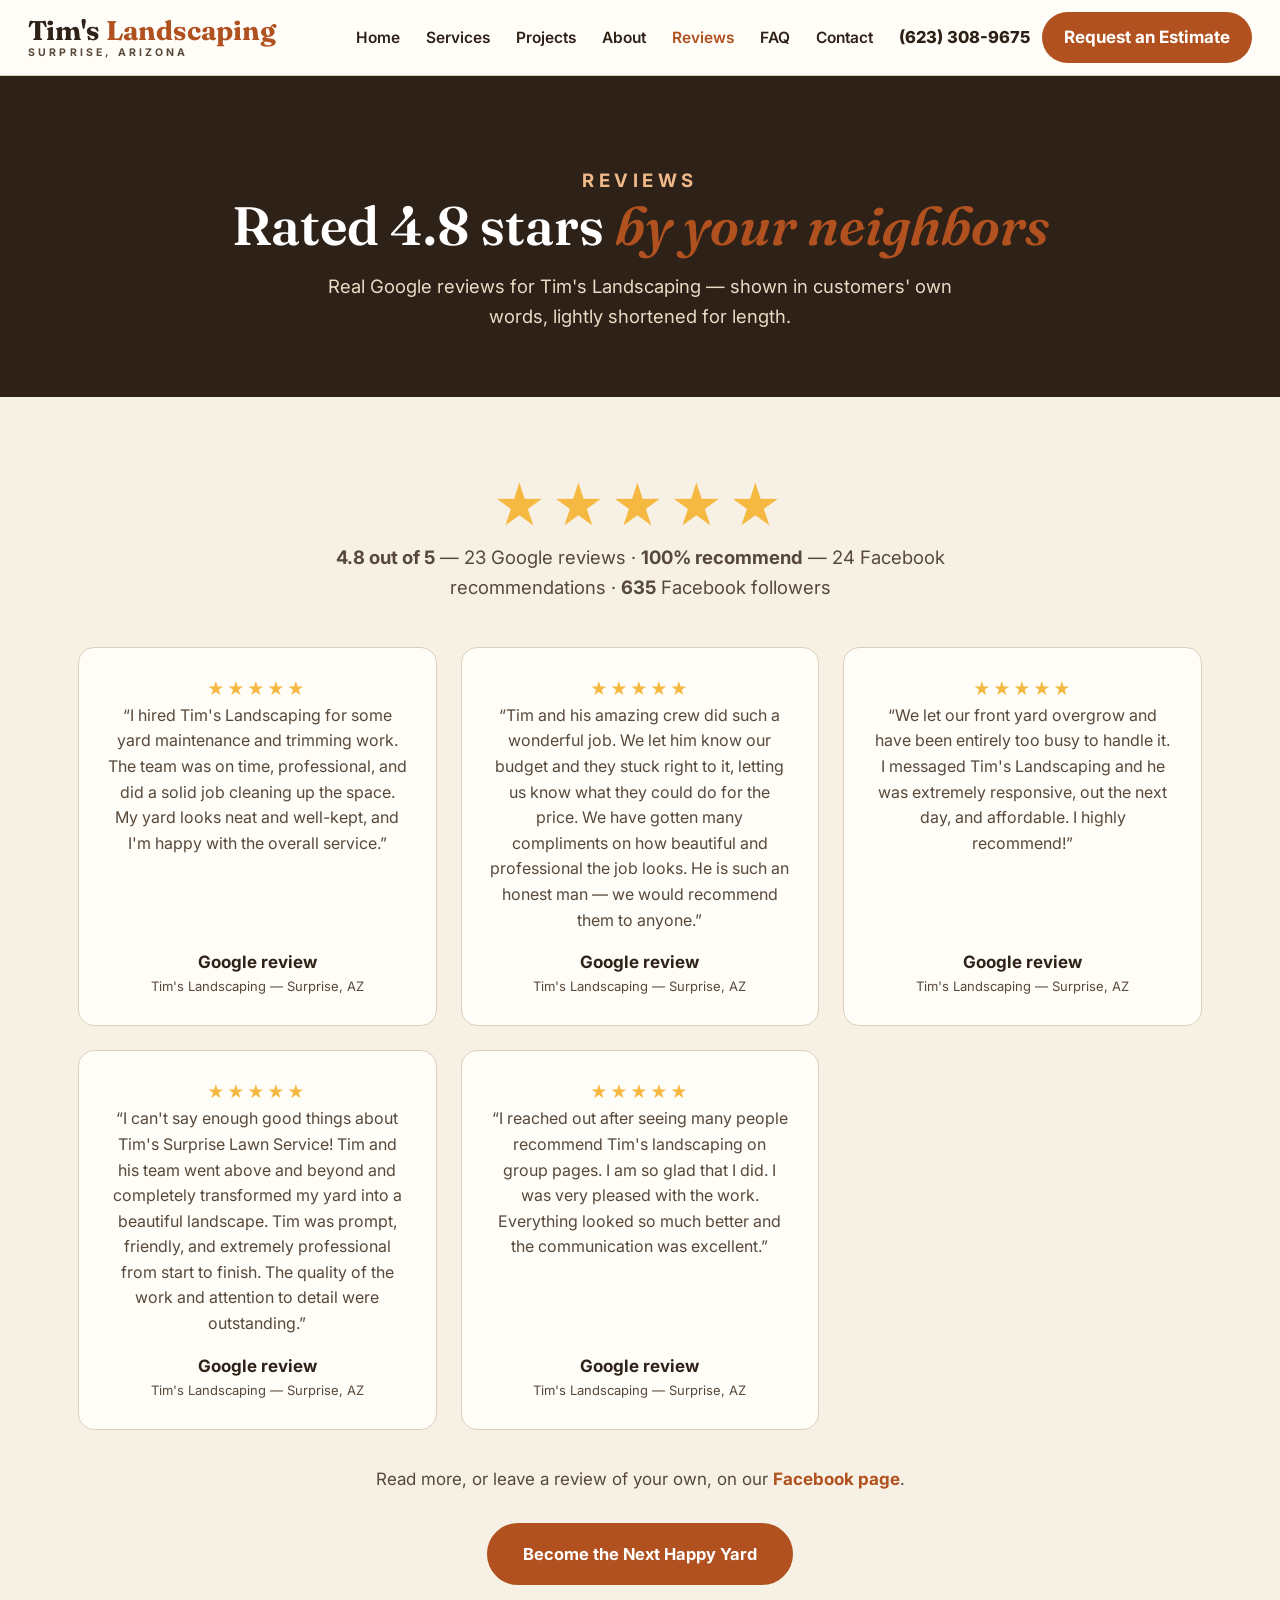
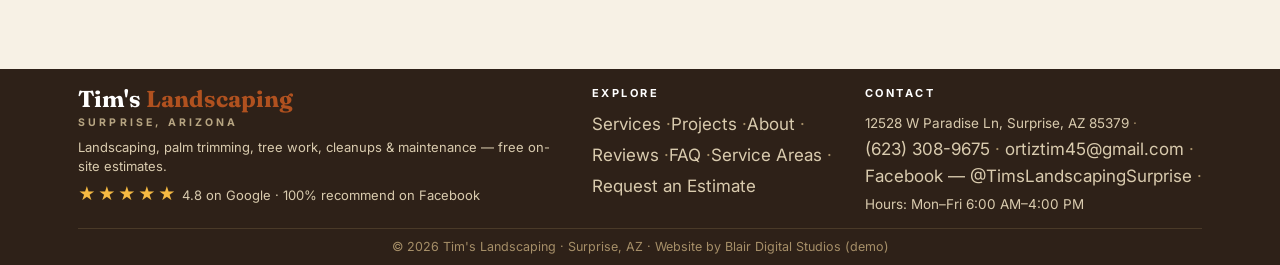
<file: reviews/index.html>
<!DOCTYPE html>
<html lang="en">
<head>
<meta charset="UTF-8">
<meta name="viewport" content="width=device-width, initial-scale=1.0">
<title>Reviews — Tim's Landscaping | 4.8 Stars on Google, Surprise, AZ</title>
<meta name="description" content="Real reviews for Tim's Landscaping in Surprise, AZ: 4.8 stars across 23 Google reviews and a 100% recommend rate on Facebook.">
<link rel="canonical" href="https://demo-tims-landscaping.vercel.app/reviews/">
<meta property="og:type" content="website">
<meta property="og:title" content="Reviews — Tim's Landscaping | 4.8 Stars on Google, Surprise, AZ">
<meta property="og:description" content="Real reviews for Tim's Landscaping in Surprise, AZ: 4.8 stars across 23 Google reviews and a 100% recommend rate on Facebook.">
<meta property="og:url" content="https://demo-tims-landscaping.vercel.app/reviews/">
<meta property="og:image" content="https://demo-tims-landscaping.vercel.app/assets/img/og-cover.jpg">
<meta name="twitter:card" content="summary_large_image">
<meta name="twitter:title" content="Reviews — Tim's Landscaping | 4.8 Stars on Google, Surprise, AZ">
<meta name="twitter:description" content="Real reviews for Tim's Landscaping in Surprise, AZ: 4.8 stars across 23 Google reviews and a 100% recommend rate on Facebook.">
<meta name="twitter:image" content="https://demo-tims-landscaping.vercel.app/assets/img/og-cover.jpg">
<link rel="icon" href="data:image/svg+xml,%3Csvg xmlns='http://www.w3.org/2000/svg' viewBox='0 0 64 64'%3E%3Crect width='64' height='64' rx='12' fill='%232e2118'/%3E%3Ctext x='32' y='45' font-family='Georgia' font-size='38' fill='%23f7f1e5' text-anchor='middle'%3ET%3C/text%3E%3C/svg%3E">
<link rel="preconnect" href="https://fonts.googleapis.com">
<link rel="preconnect" href="https://fonts.gstatic.com" crossorigin>
<link href="https://fonts.googleapis.com/css2?family=Fraunces:ital,wght@0,600;0,700;1,600&family=Inter:wght@400;600;700;800&display=swap" rel="stylesheet">
<link rel="stylesheet" href="../assets/site.css">
<script type="application/ld+json">
{"@context":"https://schema.org","@type":"LocalBusiness","name":"Tim's Landscaping",
"description":"Landscaping, palm trimming, tree work, yard cleanups and lawn & yard maintenance in Surprise, AZ and the West Valley. Free on-site estimates.",
"url":"https://demo-tims-landscaping.vercel.app/","telephone":"+1-623-308-9675","email":"ortiztim45@gmail.com",
"address":{"@type":"PostalAddress","streetAddress":"12528 W Paradise Ln","addressLocality":"Surprise","addressRegion":"AZ","postalCode":"85379","addressCountry":"US"},
"openingHours":"Mo-Fr 06:00-16:00","areaServed":["Surprise","Sun City","Sun City West","Peoria","Glendale","El Mirage","Youngtown","Waddell"],
"sameAs":["https://www.facebook.com/TimsLandscapingSurprise"],
"aggregateRating":{"@type":"AggregateRating","ratingValue":"4.8","reviewCount":"23"}}
</script>

</head>
<body>
<header>
<div class="hbar">
<button class="burger" aria-label="Open menu" aria-expanded="false"><i></i><i></i><i></i></button>
<a class="wordmark" href="../">Tim's <span>Landscaping</span><small>Surprise, Arizona</small></a>
<nav class="mainnav" aria-label="Main"><ul><li><a href="../">Home</a></li><li><a href="../services/">Services</a></li><li><a href="../projects/">Projects</a></li><li><a href="../about/">About</a></li><li><a href="../reviews/" aria-current="page">Reviews</a></li><li><a href="../faq/">FAQ</a></li><li><a href="../contact/">Contact</a></li></ul></nav>
<div class="hcta"><a class="hphone" href="tel:+16233089675">(623) 308-9675</a><a class="hbtn" href="../contact/">Request an Estimate</a></div>
</div>
<nav class="mnav" aria-label="Mobile"><a href="../">Home</a><a href="../services/">Services</a><a href="../projects/">Projects</a><a href="../about/">About</a><a href="../reviews/">Reviews</a><a href="../faq/">FAQ</a><a href="../contact/">Contact</a><a href="tel:+16233089675">Call (623) 308-9675</a></nav>
</header>
<div class="callbar"><a class="c1" href="tel:+16233089675">Call (623) 308-9675</a><a class="c2" href="../contact/">Free Estimate</a></div>
<div class="pagehero"><div class="wrap">
<p class="eyebrow" style="color:#f0b98a">Reviews</p><h1>Rated 4.8 stars <em>by your neighbors</em></h1><p>Real Google reviews for Tim's Landscaping — shown in customers' own words, lightly shortened for length.</p>
</div></div>
<section><div class="wrap">
<div class="bigstars">★★★★★</div>
<p class="lede" style="margin-top:10px"><b>4.8 out of 5</b> — 23 Google reviews · <b>100% recommend</b> — 24 Facebook recommendations · <b>635</b> Facebook followers</p>
<div class="revgrid"><article class="rev"><div class="stars">★★★★★</div><p>&ldquo;I hired Tim's Landscaping for some yard maintenance and trimming work. The team was on time, professional, and did a solid job cleaning up the space. My yard looks neat and well-kept, and I'm happy with the overall service.&rdquo;</p><div class="who">Google review</div><div class="src">Tim's Landscaping — Surprise, AZ</div></article><article class="rev"><div class="stars">★★★★★</div><p>&ldquo;Tim and his amazing crew did such a wonderful job. We let him know our budget and they stuck right to it, letting us know what they could do for the price. We have gotten many compliments on how beautiful and professional the job looks. He is such an honest man — we would recommend them to anyone.&rdquo;</p><div class="who">Google review</div><div class="src">Tim's Landscaping — Surprise, AZ</div></article><article class="rev"><div class="stars">★★★★★</div><p>&ldquo;We let our front yard overgrow and have been entirely too busy to handle it. I messaged Tim's Landscaping and he was extremely responsive, out the next day, and affordable. I highly recommend!&rdquo;</p><div class="who">Google review</div><div class="src">Tim's Landscaping — Surprise, AZ</div></article><article class="rev"><div class="stars">★★★★★</div><p>&ldquo;I can't say enough good things about Tim's Surprise Lawn Service! Tim and his team went above and beyond and completely transformed my yard into a beautiful landscape. Tim was prompt, friendly, and extremely professional from start to finish. The quality of the work and attention to detail were outstanding.&rdquo;</p><div class="who">Google review</div><div class="src">Tim's Landscaping — Surprise, AZ</div></article><article class="rev"><div class="stars">★★★★★</div><p>&ldquo;I reached out after seeing many people recommend Tim's landscaping on group pages. I am so glad that I did. I was very pleased with the work. Everything looked so much better and the communication was excellent.&rdquo;</p><div class="who">Google review</div><div class="src">Tim's Landscaping — Surprise, AZ</div></article></div>
<p class="center" style="margin-top:36px;color:var(--ink2)">Read more, or leave a review of your own, on our <a href="https://www.facebook.com/TimsLandscapingSurprise" rel="noopener"><b>Facebook page</b></a>.</p>
<div class="btnrow"><a class="btn" href="../contact/">Become the Next Happy Yard</a></div>
</div></section>

<footer>
<div class="wrap">
<div class="fgrid2">
<div>
<a class="wordmark" href="../">Tim's <span>Landscaping</span><small>Surprise, Arizona</small></a>
<p class="ftag">Landscaping, palm trimming, tree work, cleanups &amp; maintenance — free on-site estimates.</p>
<p class="frate"><span class="stars">★★★★★</span> 4.8 on Google · 100% recommend on Facebook</p>
</div>
<div>
<h4>Explore</h4>
<a href="../services/">Services</a><a href="../projects/">Projects</a><a href="../about/">About</a>
<a href="../reviews/">Reviews</a><a href="../faq/">FAQ</a><a href="../service-areas/">Service Areas</a><a href="../contact/">Request an Estimate</a>
</div>
<div>
<h4>Contact</h4>
<p>12528 W Paradise Ln, Surprise, AZ 85379</p>
<a href="tel:+16233089675">(623) 308-9675</a>
<a href="mailto:ortiztim45@gmail.com">ortiztim45@gmail.com</a>
<a href="https://www.facebook.com/TimsLandscapingSurprise" rel="noopener">Facebook — @TimsLandscapingSurprise</a>
<p>Hours: Mon–Fri 6:00 AM–4:00 PM</p>
</div>
</div>
<div class="fbottom">© 2026 Tim's Landscaping · Surprise, AZ · Website by Blair Digital Studios (demo)</div>
</div>
</footer>
<script src="../assets/site.js"></script>



<!-- Blair voice widget - Tim's Landscape Concierge Voice AI (HighLevel, live) --> <script src="https://widgets.leadconnectorhq.com/loader.js" data-resources-url="https://widgets.leadconnectorhq.com/chat-widget/loader.js" data-widget-id="6af6751390f7860d291fcf7d"></script> </body>
</html>
</file>
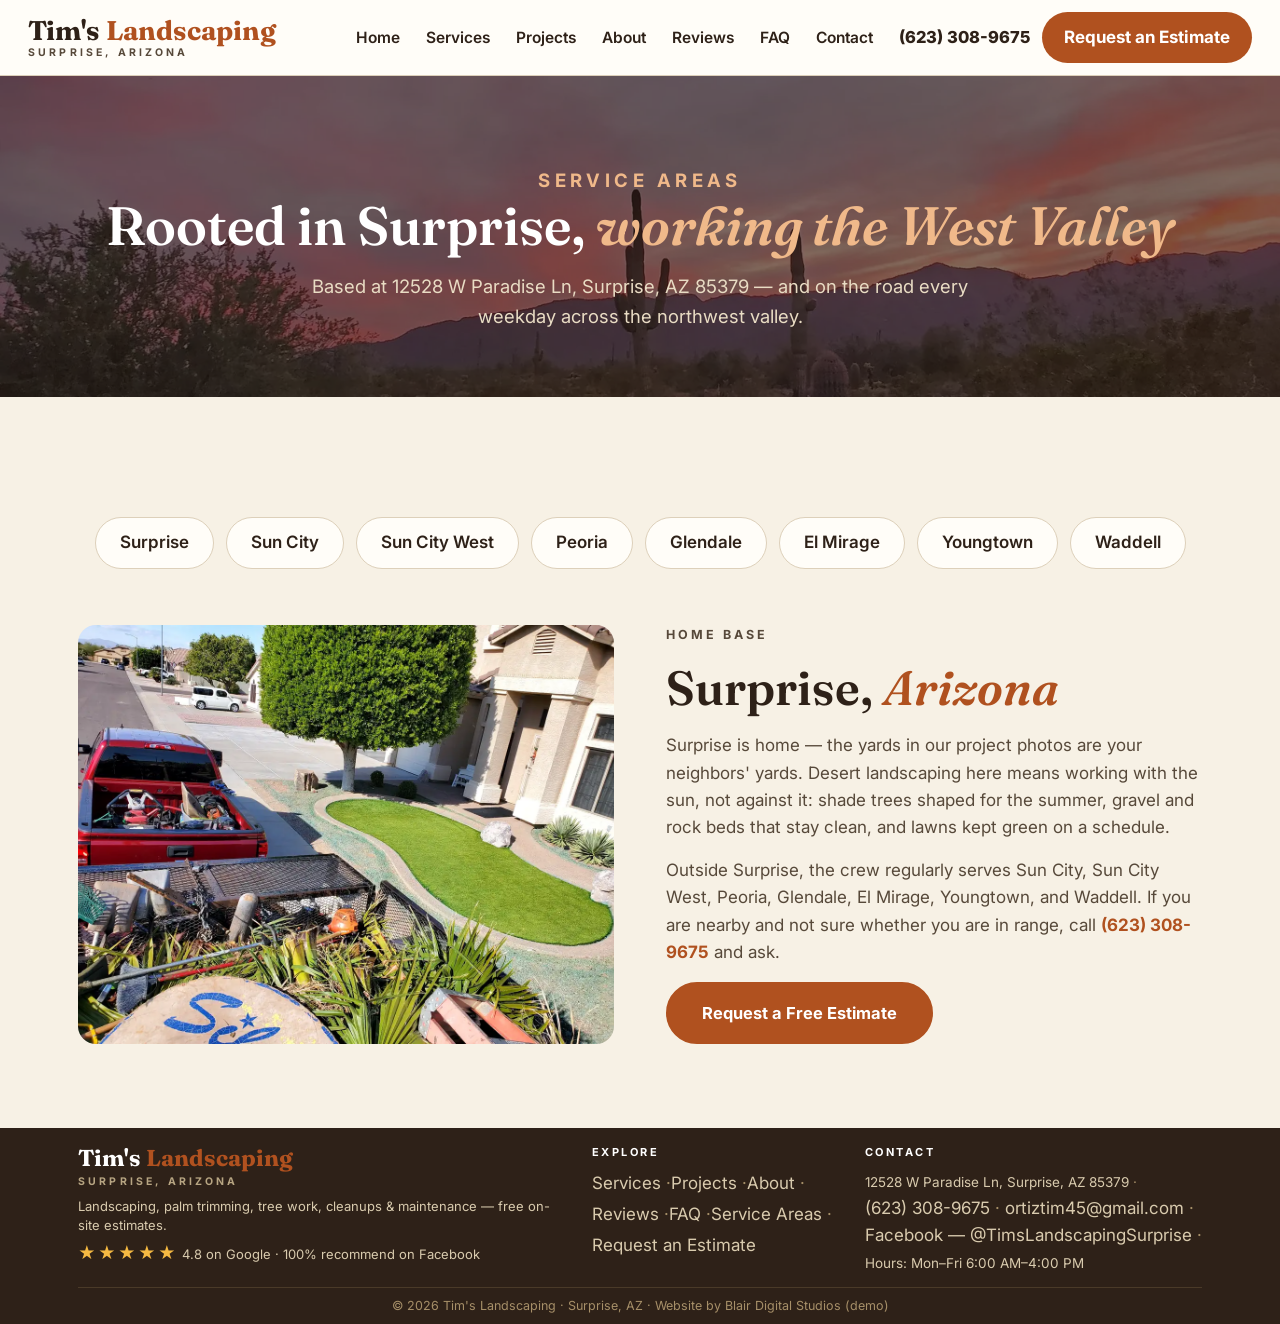
<file: service-areas/index.html>
<!DOCTYPE html>
<html lang="en">
<head>
<meta charset="UTF-8">
<meta name="viewport" content="width=device-width, initial-scale=1.0">
<title>Service Areas — Tim's Landscaping | Surprise, Sun City, Peoria, Glendale & the West Valley</title>
<meta name="description" content="Tim's Landscaping serves Surprise, Sun City, Sun City West, Peoria, Glendale, El Mirage, Youngtown and Waddell, AZ. Free on-site estimates.">
<link rel="canonical" href="https://demo-tims-landscaping.vercel.app/service-areas/">
<meta property="og:type" content="website">
<meta property="og:title" content="Service Areas — Tim's Landscaping | Surprise, Sun City, Peoria, Glendale & the West Valley">
<meta property="og:description" content="Tim's Landscaping serves Surprise, Sun City, Sun City West, Peoria, Glendale, El Mirage, Youngtown and Waddell, AZ. Free on-site estimates.">
<meta property="og:url" content="https://demo-tims-landscaping.vercel.app/service-areas/">
<meta property="og:image" content="https://demo-tims-landscaping.vercel.app/assets/img/og-cover.jpg">
<meta name="twitter:card" content="summary_large_image">
<meta name="twitter:title" content="Service Areas — Tim's Landscaping | Surprise, Sun City, Peoria, Glendale & the West Valley">
<meta name="twitter:description" content="Tim's Landscaping serves Surprise, Sun City, Sun City West, Peoria, Glendale, El Mirage, Youngtown and Waddell, AZ. Free on-site estimates.">
<meta name="twitter:image" content="https://demo-tims-landscaping.vercel.app/assets/img/og-cover.jpg">
<link rel="icon" href="data:image/svg+xml,%3Csvg xmlns='http://www.w3.org/2000/svg' viewBox='0 0 64 64'%3E%3Crect width='64' height='64' rx='12' fill='%232e2118'/%3E%3Ctext x='32' y='45' font-family='Georgia' font-size='38' fill='%23f7f1e5' text-anchor='middle'%3ET%3C/text%3E%3C/svg%3E">
<link rel="preconnect" href="https://fonts.googleapis.com">
<link rel="preconnect" href="https://fonts.gstatic.com" crossorigin>
<link href="https://fonts.googleapis.com/css2?family=Fraunces:ital,wght@0,600;0,700;1,600&family=Inter:wght@400;600;700;800&display=swap" rel="stylesheet">
<link rel="stylesheet" href="../assets/site.css">
<script type="application/ld+json">
{"@context":"https://schema.org","@type":"LocalBusiness","name":"Tim's Landscaping",
"description":"Landscaping, palm trimming, tree work, yard cleanups and lawn & yard maintenance in Surprise, AZ and the West Valley. Free on-site estimates.",
"url":"https://demo-tims-landscaping.vercel.app/","telephone":"+1-623-308-9675","email":"ortiztim45@gmail.com",
"address":{"@type":"PostalAddress","streetAddress":"12528 W Paradise Ln","addressLocality":"Surprise","addressRegion":"AZ","postalCode":"85379","addressCountry":"US"},
"openingHours":"Mo-Fr 06:00-16:00","areaServed":["Surprise","Sun City","Sun City West","Peoria","Glendale","El Mirage","Youngtown","Waddell"],
"sameAs":["https://www.facebook.com/TimsLandscapingSurprise"],
"aggregateRating":{"@type":"AggregateRating","ratingValue":"4.8","reviewCount":"23"}}
</script>

</head>
<body>
<header>
<div class="hbar">
<button class="burger" aria-label="Open menu" aria-expanded="false"><i></i><i></i><i></i></button>
<a class="wordmark" href="../">Tim's <span>Landscaping</span><small>Surprise, Arizona</small></a>
<nav class="mainnav" aria-label="Main"><ul><li><a href="../">Home</a></li><li><a href="../services/">Services</a></li><li><a href="../projects/">Projects</a></li><li><a href="../about/">About</a></li><li><a href="../reviews/">Reviews</a></li><li><a href="../faq/">FAQ</a></li><li><a href="../contact/">Contact</a></li></ul></nav>
<div class="hcta"><a class="hphone" href="tel:+16233089675">(623) 308-9675</a><a class="hbtn" href="../contact/">Request an Estimate</a></div>
</div>
<nav class="mnav" aria-label="Mobile"><a href="../">Home</a><a href="../services/">Services</a><a href="../projects/">Projects</a><a href="../about/">About</a><a href="../reviews/">Reviews</a><a href="../faq/">FAQ</a><a href="../contact/">Contact</a><a href="tel:+16233089675">Call (623) 308-9675</a></nav>
</header>
<div class="callbar"><a class="c1" href="tel:+16233089675">Call (623) 308-9675</a><a class="c2" href="../contact/">Free Estimate</a></div>

<div class="pagehero" style="position:relative;overflow:hidden;text-align:center">
<img src="../assets/img/desert-sunset.webp" alt="" aria-hidden="true" style="position:absolute;inset:0;width:100%;height:100%;object-fit:cover;opacity:.4">
<div class="wrap" style="position:relative">
<p class="eyebrow" style="color:#f0b98a">Service Areas</p>
<h1>Rooted in Surprise, <em style="color:#f0b98a">working the West Valley</em></h1>
<p>Based at 12528 W Paradise Ln, Surprise, AZ 85379 — and on the road every weekday across the northwest valley.</p>
</div></div>
<section><div class="wrap">
<div class="areas"><span>Surprise</span><span>Sun City</span><span>Sun City West</span><span>Peoria</span><span>Glendale</span><span>El Mirage</span><span>Youngtown</span><span>Waddell</span></div>
<div class="split" style="margin-top:56px">
<img src="../assets/img/work-front-tree.webp" alt="Front yard with shaped tree and green lawn in a West Valley neighborhood" loading="lazy">
<div class="txt">
<p class="eyebrow">Home base</p>
<h2>Surprise, <em>Arizona</em></h2>
<p>Surprise is home — the yards in our project photos are your neighbors' yards. Desert landscaping here means working with the sun, not against it: shade trees shaped for the summer, gravel and rock beds that stay clean, and lawns kept green on a schedule.</p>
<p>Outside Surprise, the crew regularly serves Sun City, Sun City West, Peoria, Glendale, El Mirage, Youngtown, and Waddell. If you are nearby and not sure whether you are in range, call <a href="tel:+16233089675"><b>(623) 308-9675</b></a> and ask.</p>
<a class="btn" href="../contact/">Request a Free Estimate</a>
</div></div>
</div></section>

<footer>
<div class="wrap">
<div class="fgrid2">
<div>
<a class="wordmark" href="../">Tim's <span>Landscaping</span><small>Surprise, Arizona</small></a>
<p class="ftag">Landscaping, palm trimming, tree work, cleanups &amp; maintenance — free on-site estimates.</p>
<p class="frate"><span class="stars">★★★★★</span> 4.8 on Google · 100% recommend on Facebook</p>
</div>
<div>
<h4>Explore</h4>
<a href="../services/">Services</a><a href="../projects/">Projects</a><a href="../about/">About</a>
<a href="../reviews/">Reviews</a><a href="../faq/">FAQ</a><a href="../service-areas/">Service Areas</a><a href="../contact/">Request an Estimate</a>
</div>
<div>
<h4>Contact</h4>
<p>12528 W Paradise Ln, Surprise, AZ 85379</p>
<a href="tel:+16233089675">(623) 308-9675</a>
<a href="mailto:ortiztim45@gmail.com">ortiztim45@gmail.com</a>
<a href="https://www.facebook.com/TimsLandscapingSurprise" rel="noopener">Facebook — @TimsLandscapingSurprise</a>
<p>Hours: Mon–Fri 6:00 AM–4:00 PM</p>
</div>
</div>
<div class="fbottom">© 2026 Tim's Landscaping · Surprise, AZ · Website by Blair Digital Studios (demo)</div>
</div>
</footer>
<script src="../assets/site.js"></script>



<!-- Blair voice widget - Tim's Landscape Concierge Voice AI (HighLevel, live) --> <script src="https://widgets.leadconnectorhq.com/loader.js" data-resources-url="https://widgets.leadconnectorhq.com/chat-widget/loader.js" data-widget-id="6af6751390f7860d291fcf7d"></script> </body>
</html>
</file>
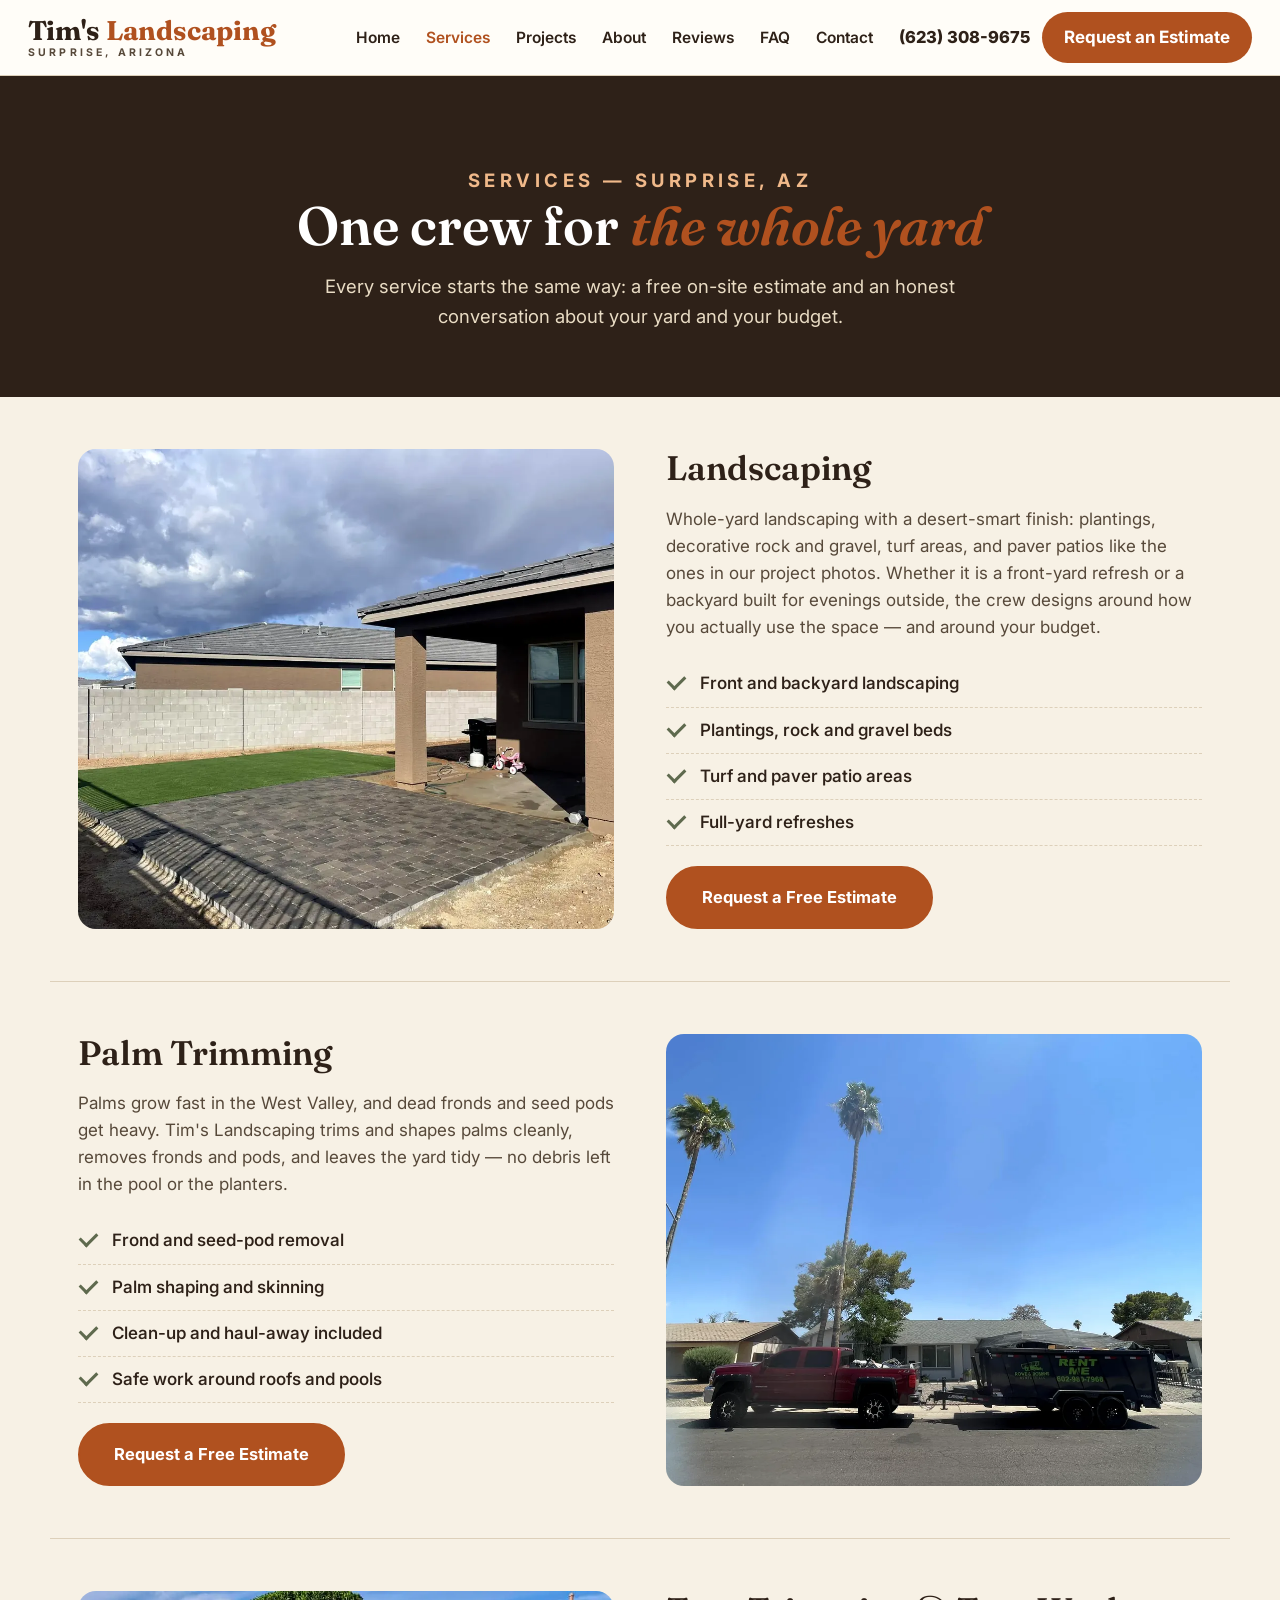
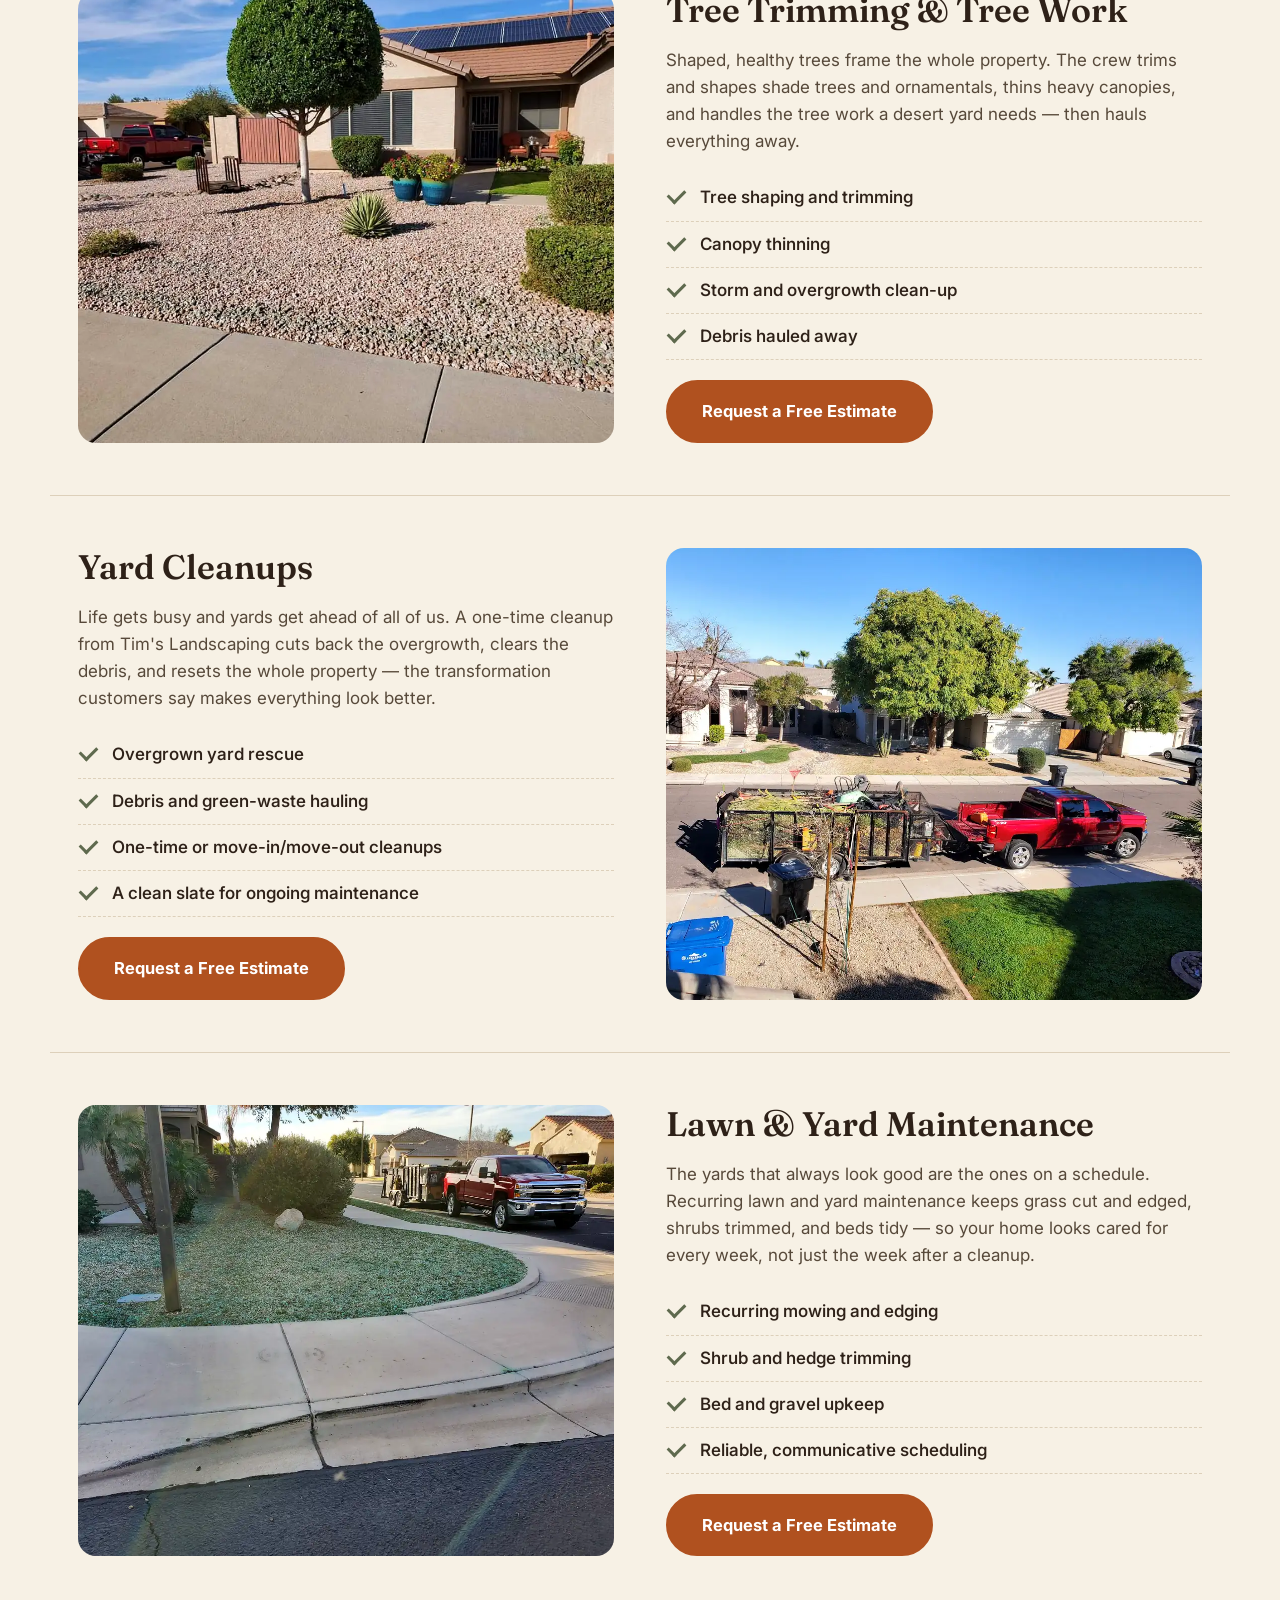
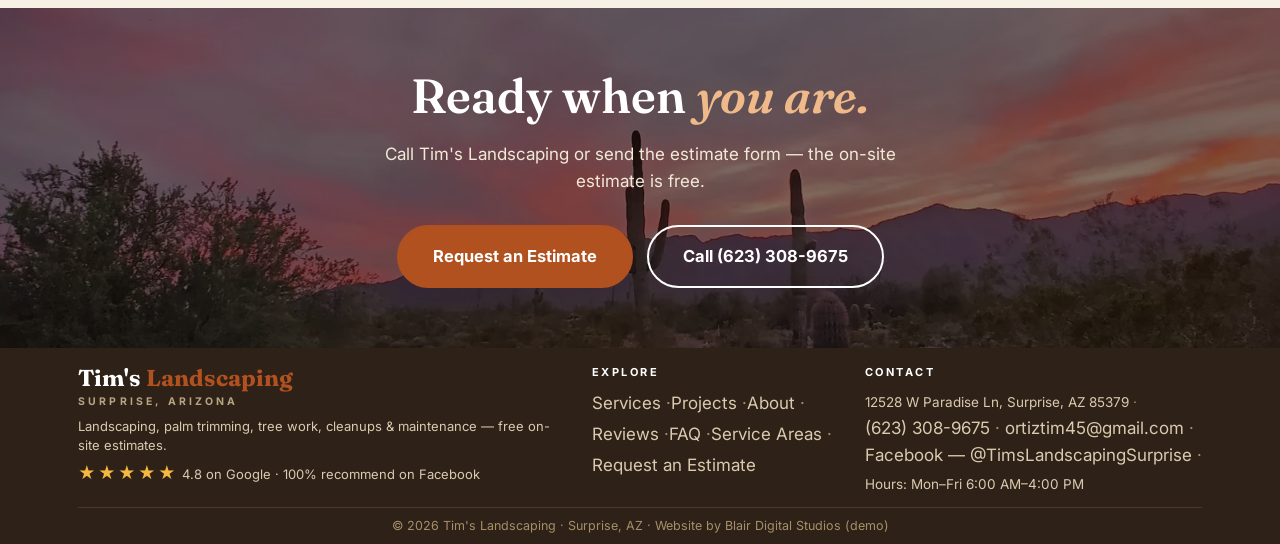
<file: services/index.html>
<!DOCTYPE html>
<html lang="en">
<head>
<meta charset="UTF-8">
<meta name="viewport" content="width=device-width, initial-scale=1.0">
<title>Services — Tim's Landscaping | Surprise, AZ Landscaping, Palm & Tree Trimming, Cleanups</title>
<meta name="description" content="Landscaping, palm trimming, tree trimming and tree work, yard cleanups, and lawn & yard maintenance in Surprise, AZ. Free on-site estimates from Tim's Landscaping.">
<link rel="canonical" href="https://demo-tims-landscaping.vercel.app/services/">
<meta property="og:type" content="website">
<meta property="og:title" content="Services — Tim's Landscaping | Surprise, AZ Landscaping, Palm & Tree Trimming, Cleanups">
<meta property="og:description" content="Landscaping, palm trimming, tree trimming and tree work, yard cleanups, and lawn & yard maintenance in Surprise, AZ. Free on-site estimates from Tim's Landscaping.">
<meta property="og:url" content="https://demo-tims-landscaping.vercel.app/services/">
<meta property="og:image" content="https://demo-tims-landscaping.vercel.app/assets/img/og-cover.jpg">
<meta name="twitter:card" content="summary_large_image">
<meta name="twitter:title" content="Services — Tim's Landscaping | Surprise, AZ Landscaping, Palm & Tree Trimming, Cleanups">
<meta name="twitter:description" content="Landscaping, palm trimming, tree trimming and tree work, yard cleanups, and lawn & yard maintenance in Surprise, AZ. Free on-site estimates from Tim's Landscaping.">
<meta name="twitter:image" content="https://demo-tims-landscaping.vercel.app/assets/img/og-cover.jpg">
<link rel="icon" href="data:image/svg+xml,%3Csvg xmlns='http://www.w3.org/2000/svg' viewBox='0 0 64 64'%3E%3Crect width='64' height='64' rx='12' fill='%232e2118'/%3E%3Ctext x='32' y='45' font-family='Georgia' font-size='38' fill='%23f7f1e5' text-anchor='middle'%3ET%3C/text%3E%3C/svg%3E">
<link rel="preconnect" href="https://fonts.googleapis.com">
<link rel="preconnect" href="https://fonts.gstatic.com" crossorigin>
<link href="https://fonts.googleapis.com/css2?family=Fraunces:ital,wght@0,600;0,700;1,600&family=Inter:wght@400;600;700;800&display=swap" rel="stylesheet">
<link rel="stylesheet" href="../assets/site.css">
<script type="application/ld+json">
{"@context":"https://schema.org","@type":"LocalBusiness","name":"Tim's Landscaping",
"description":"Landscaping, palm trimming, tree work, yard cleanups and lawn & yard maintenance in Surprise, AZ and the West Valley. Free on-site estimates.",
"url":"https://demo-tims-landscaping.vercel.app/","telephone":"+1-623-308-9675","email":"ortiztim45@gmail.com",
"address":{"@type":"PostalAddress","streetAddress":"12528 W Paradise Ln","addressLocality":"Surprise","addressRegion":"AZ","postalCode":"85379","addressCountry":"US"},
"openingHours":"Mo-Fr 06:00-16:00","areaServed":["Surprise","Sun City","Sun City West","Peoria","Glendale","El Mirage","Youngtown","Waddell"],
"sameAs":["https://www.facebook.com/TimsLandscapingSurprise"],
"aggregateRating":{"@type":"AggregateRating","ratingValue":"4.8","reviewCount":"23"}}
</script>

</head>
<body>
<header>
<div class="hbar">
<button class="burger" aria-label="Open menu" aria-expanded="false"><i></i><i></i><i></i></button>
<a class="wordmark" href="../">Tim's <span>Landscaping</span><small>Surprise, Arizona</small></a>
<nav class="mainnav" aria-label="Main"><ul><li><a href="../">Home</a></li><li><a href="../services/" aria-current="page">Services</a></li><li><a href="../projects/">Projects</a></li><li><a href="../about/">About</a></li><li><a href="../reviews/">Reviews</a></li><li><a href="../faq/">FAQ</a></li><li><a href="../contact/">Contact</a></li></ul></nav>
<div class="hcta"><a class="hphone" href="tel:+16233089675">(623) 308-9675</a><a class="hbtn" href="../contact/">Request an Estimate</a></div>
</div>
<nav class="mnav" aria-label="Mobile"><a href="../">Home</a><a href="../services/">Services</a><a href="../projects/">Projects</a><a href="../about/">About</a><a href="../reviews/">Reviews</a><a href="../faq/">FAQ</a><a href="../contact/">Contact</a><a href="tel:+16233089675">Call (623) 308-9675</a></nav>
</header>
<div class="callbar"><a class="c1" href="tel:+16233089675">Call (623) 308-9675</a><a class="c2" href="../contact/">Free Estimate</a></div>
<div class="pagehero"><div class="wrap">
<p class="eyebrow" style="color:#f0b98a">Services — Surprise, AZ</p><h1>One crew for <em>the whole yard</em></h1><p>Every service starts the same way: a free on-site estimate and an honest conversation about your yard and your budget.</p>
</div></div><section style="padding:52px 0"><div class="wrap"><div class="split"><img src="../assets/img/work-paver-turf.webp" alt="Backyard with paver patio and turf lawn" loading="lazy"><div class="txt"><h2 style="font-size:34px">Landscaping</h2><p>Whole-yard landscaping with a desert-smart finish: plantings, decorative rock and gravel, turf areas, and paver patios like the ones in our project photos. Whether it is a front-yard refresh or a backyard built for evenings outside, the crew designs around how you actually use the space — and around your budget.</p><ul class="checklist"><li>Front and backyard landscaping</li><li>Plantings, rock and gravel beds</li><li>Turf and paver patio areas</li><li>Full-yard refreshes</li></ul>
<a class="btn" href="../contact/">Request a Free Estimate</a></div></div></div></section>
<hr style="border:0;border-top:1px solid var(--line);max-width:1180px;margin:0 auto">
<section style="padding:52px 0"><div class="wrap"><div class="split"><div class="txt"><h2 style="font-size:34px">Palm Trimming</h2><p>Palms grow fast in the West Valley, and dead fronds and seed pods get heavy. Tim's Landscaping trims and shapes palms cleanly, removes fronds and pods, and leaves the yard tidy — no debris left in the pool or the planters.</p><ul class="checklist"><li>Frond and seed-pod removal</li><li>Palm shaping and skinning</li><li>Clean-up and haul-away included</li><li>Safe work around roofs and pools</li></ul>
<a class="btn" href="../contact/">Request a Free Estimate</a></div><img src="../assets/img/work-palms.webp" alt="Two tall palms in front of a Surprise home" loading="lazy"></div></div></section>
<hr style="border:0;border-top:1px solid var(--line);max-width:1180px;margin:0 auto">
<section style="padding:52px 0"><div class="wrap"><div class="split"><img src="../assets/img/work-xeriscape.webp" alt="Shaped tree over a xeriscape front yard" loading="lazy"><div class="txt"><h2 style="font-size:34px">Tree Trimming &amp; Tree Work</h2><p>Shaped, healthy trees frame the whole property. The crew trims and shapes shade trees and ornamentals, thins heavy canopies, and handles the tree work a desert yard needs — then hauls everything away.</p><ul class="checklist"><li>Tree shaping and trimming</li><li>Canopy thinning</li><li>Storm and overgrowth clean-up</li><li>Debris hauled away</li></ul>
<a class="btn" href="../contact/">Request a Free Estimate</a></div></div></div></section>
<hr style="border:0;border-top:1px solid var(--line);max-width:1180px;margin:0 auto">
<section style="padding:52px 0"><div class="wrap"><div class="split"><div class="txt"><h2 style="font-size:34px">Yard Cleanups</h2><p>Life gets busy and yards get ahead of all of us. A one-time cleanup from Tim's Landscaping cuts back the overgrowth, clears the debris, and resets the whole property — the transformation customers say makes everything look better.</p><ul class="checklist"><li>Overgrown yard rescue</li><li>Debris and green-waste hauling</li><li>One-time or move-in/move-out cleanups</li><li>A clean slate for ongoing maintenance</li></ul>
<a class="btn" href="../contact/">Request a Free Estimate</a></div><img src="../assets/img/work-cleanup.webp" alt="Truck and trailer loaded during a yard cleanup" loading="lazy"></div></div></section>
<hr style="border:0;border-top:1px solid var(--line);max-width:1180px;margin:0 auto">
<section style="padding:52px 0"><div class="wrap"><div class="split"><img src="../assets/img/work-corner-lawn.webp" alt="Green maintained lawn at a corner home" loading="lazy"><div class="txt"><h2 style="font-size:34px">Lawn &amp; Yard Maintenance</h2><p>The yards that always look good are the ones on a schedule. Recurring lawn and yard maintenance keeps grass cut and edged, shrubs trimmed, and beds tidy — so your home looks cared for every week, not just the week after a cleanup.</p><ul class="checklist"><li>Recurring mowing and edging</li><li>Shrub and hedge trimming</li><li>Bed and gravel upkeep</li><li>Reliable, communicative scheduling</li></ul>
<a class="btn" href="../contact/">Request a Free Estimate</a></div></div></div></section>
<section style="padding:0">
<div style="position:relative;overflow:hidden">
<img src="../assets/img/desert-sunset.webp" alt="Desert sunset over the West Valley" style="width:100%;height:340px;object-fit:cover" loading="lazy">
<div style="position:absolute;inset:0;background:rgba(26,17,10,.55);display:flex;align-items:center;justify-content:center">
<div style="text-align:center;padding:0 28px">
<h2 style="color:#fff">Ready when <em style="color:#f0b98a">you are.</em></h2>
<p style="color:#f3e9d8;max-width:560px;margin:0 auto">Call Tim's Landscaping or send the estimate form — the on-site estimate is free.</p>
<div class="btnrow"><a class="btn" href="../contact/">Request an Estimate</a><a class="btn ghost" style="color:#fff;border-color:#fff" href="tel:+16233089675">Call (623) 308-9675</a></div>
</div></div></div>
</section>
<footer>
<div class="wrap">
<div class="fgrid2">
<div>
<a class="wordmark" href="../">Tim's <span>Landscaping</span><small>Surprise, Arizona</small></a>
<p class="ftag">Landscaping, palm trimming, tree work, cleanups &amp; maintenance — free on-site estimates.</p>
<p class="frate"><span class="stars">★★★★★</span> 4.8 on Google · 100% recommend on Facebook</p>
</div>
<div>
<h4>Explore</h4>
<a href="../services/">Services</a><a href="../projects/">Projects</a><a href="../about/">About</a>
<a href="../reviews/">Reviews</a><a href="../faq/">FAQ</a><a href="../service-areas/">Service Areas</a><a href="../contact/">Request an Estimate</a>
</div>
<div>
<h4>Contact</h4>
<p>12528 W Paradise Ln, Surprise, AZ 85379</p>
<a href="tel:+16233089675">(623) 308-9675</a>
<a href="mailto:ortiztim45@gmail.com">ortiztim45@gmail.com</a>
<a href="https://www.facebook.com/TimsLandscapingSurprise" rel="noopener">Facebook — @TimsLandscapingSurprise</a>
<p>Hours: Mon–Fri 6:00 AM–4:00 PM</p>
</div>
</div>
<div class="fbottom">© 2026 Tim's Landscaping · Surprise, AZ · Website by Blair Digital Studios (demo)</div>
</div>
</footer>
<script src="../assets/site.js"></script>



<!-- Blair voice widget - Tim's Landscape Concierge Voice AI (HighLevel, live) --> <script src="https://widgets.leadconnectorhq.com/loader.js" data-resources-url="https://widgets.leadconnectorhq.com/chat-widget/loader.js" data-widget-id="6af6751390f7860d291fcf7d"></script> </body>
</html>
</file>
<file: assets/site.css>
/* Tim's Landscaping — West Valley desert editorial identity.
   Palette: warm sand paper, deep mesquite ink, clay (signal color for tappable elements only), desert sage. */
:root{
  --paper:#f7f1e5;
  --paper2:#efe5d2;
  --ink:#2e2118;
  --ink2:#57493a;
  --clay:#b0511f;
  --clay-dark:#8f3f14;
  --sage:#5f6a4e;
  --line:#ddd0ba;
  --white:#fffdf8;
  --serif:"Fraunces",Georgia,"Times New Roman",serif;
  --sans:"Inter",-apple-system,"Segoe UI",Roboto,Helvetica,Arial,sans-serif;
}
*{margin:0;padding:0;box-sizing:border-box}
html{scroll-behavior:smooth}
body{font-family:var(--sans);background:var(--paper);color:var(--ink);line-height:1.6;font-size:17px}
img{display:block;max-width:100%}
a{color:var(--clay);text-decoration:none}
.wrap{max-width:1180px;margin:0 auto;padding:0 28px}
section{padding:84px 0}
.center{text-align:center}
.eyebrow{font-family:var(--sans);font-size:12.5px;font-weight:700;letter-spacing:.24em;text-transform:uppercase;color:var(--clay);margin-bottom:14px;text-align:center}
h1,h2,h3{font-family:var(--serif);font-weight:600;line-height:1.12;color:var(--ink)}
h2{font-size:clamp(32px,4.4vw,48px);text-align:center;margin-bottom:18px}
h2 em,h1 em{font-style:italic;color:var(--clay)}
.lede{max-width:720px;margin:0 auto;text-align:center;color:var(--ink2);font-size:18.5px}
.btn{display:inline-block;background:var(--clay);color:#fff;font-weight:700;font-size:16.5px;padding:16px 34px;border-radius:999px;border:2px solid var(--clay);text-align:center;transition:background .2s,transform .2s}
.btn:hover{background:var(--clay-dark);border-color:var(--clay-dark)}
.btn.ghost{background:transparent;color:var(--clay)}
.btn.ghost:hover{background:var(--clay);color:#fff}
.btnrow{display:flex;gap:14px;justify-content:center;flex-wrap:wrap;margin-top:30px}

/* ---------- header ---------- */
header{position:sticky;top:0;z-index:60;background:var(--white);border-bottom:1px solid var(--line)}
.hbar{display:flex;align-items:center;gap:26px;padding:12px 28px;max-width:1340px;margin:0 auto}
.wordmark{font-family:var(--serif);font-size:27px;font-weight:700;color:var(--ink);line-height:1;white-space:nowrap}
.wordmark span{color:var(--clay)}
.wordmark small{display:block;font-family:var(--sans);font-size:10.5px;font-weight:700;letter-spacing:.3em;text-transform:uppercase;color:var(--ink2);margin-top:4px}
nav.mainnav{margin-left:auto}
nav.mainnav ul{display:flex;gap:26px;list-style:none}
nav.mainnav a{color:var(--ink);font-weight:600;font-size:15.5px}
nav.mainnav a:hover,nav.mainnav a[aria-current="page"]{color:var(--clay)}
.hcta{display:flex;gap:12px;align-items:center}
.hphone{font-weight:800;color:var(--ink);font-size:16.5px;white-space:nowrap}
.hbtn{background:var(--clay);color:#fff;font-weight:700;padding:12px 22px;border-radius:999px;white-space:nowrap}
.hbtn:hover{background:var(--clay-dark)}
.burger{display:none;background:none;border:0;width:46px;height:46px;cursor:pointer;flex:none}
.burger i{display:block;width:26px;height:3px;background:var(--ink);margin:5px auto;border-radius:2px}
.mnav{display:none;background:var(--white);border-top:1px solid var(--line);padding:10px 28px 18px}
.mnav.open{display:block}
.mnav a{display:block;padding:13px 0;font-weight:600;color:var(--ink);border-bottom:1px solid var(--paper2);text-align:center;font-size:17px}
.mnav a:last-child{border-bottom:0}

/* ---------- hero ---------- */
.hero{position:relative;overflow:hidden;background:var(--ink);color:#fff}
.hero-slides{position:absolute;inset:0}
.hero-slides .slide{position:absolute;inset:0;opacity:0;transition:opacity .6s ease}
.hero-slides .slide.active{opacity:1}
/* Default-visible fallback: slide 1 is the hero photo even with JS disabled
   or if the .active class is ever lost — visibility never depends on a script. */
.hero-slides .slide:first-child{opacity:1}
.hero-slides img{width:100%;height:100%;object-fit:cover;animation:kenburns 7s ease-out forwards}
@keyframes kenburns{from{transform:scale(1)}to{transform:scale(1.07)}}
.hero-shade{position:absolute;inset:0;background:linear-gradient(90deg,rgba(26,17,10,.62) 0%,rgba(26,17,10,.38) 46%,rgba(26,17,10,.12) 78%)}
.hero-inner{position:relative;z-index:2;display:grid;grid-template-columns:.88fr 1.12fr;gap:40px;align-items:center;padding:84px 28px 92px}
.hero h1{color:#fff;font-size:clamp(40px,5.2vw,64px);animation:rise .8s ease both}
.hero h1 em{color:#f0b98a}
.hero .sub{font-size:19.5px;color:#f3e9d8;margin:20px 0 8px;max-width:520px;animation:rise .8s .12s ease both}
.hero .proof{display:flex;gap:10px;align-items:center;margin-top:22px;color:#ffe9c9;font-weight:600;font-size:15.5px;animation:rise .8s .22s ease both;flex-wrap:wrap}
.stars{color:#f5b942;letter-spacing:2px;font-size:17px}
@keyframes rise{from{opacity:0;transform:translateY(18px)}to{opacity:1;transform:none}}
.hero-dots{position:absolute;left:50%;transform:translateX(-50%);bottom:18px;display:flex;gap:8px;z-index:3}
.hero-dots button{width:10px;height:10px;border-radius:50%;border:0;background:rgba(255,255,255,.45);cursor:pointer;padding:0}
.hero-dots button.on{background:#fff}

/* ---------- estimate form ---------- */
.estcard{background:var(--white);border-radius:18px;padding:24px 26px 20px;box-shadow:0 24px 60px rgba(20,12,5,.35);color:var(--ink);animation:rise .8s .18s ease both}
.estcard h3{font-size:24px;text-align:center;margin-bottom:4px}
.estcard p{font-size:14.5px;color:var(--ink2);text-align:center;margin-bottom:18px}
.fgrid{display:grid;grid-template-columns:1fr 1fr;gap:12px}
.fgrid .full{grid-column:1/-1}
.estcard label{font-size:12.5px;font-weight:700;letter-spacing:.06em;text-transform:uppercase;color:var(--ink2);display:block;margin-bottom:5px}
.estcard input,.estcard select,.estcard textarea{width:100%;border:1.5px solid var(--line);border-radius:10px;padding:12px 13px;font-size:16px;font-family:var(--sans);background:#fff;color:var(--ink);min-height:48px}
.estcard textarea{min-height:74px;resize:vertical}
.estcard input:focus,.estcard select:focus,.estcard textarea:focus{outline:2px solid var(--clay);border-color:var(--clay)}
.radio-row{display:flex;gap:10px}
.radio-row label{flex:1;display:flex;align-items:center;justify-content:center;gap:7px;border:1.5px solid var(--line);border-radius:10px;padding:11px 6px;font-size:14.5px;font-weight:600;text-transform:none;letter-spacing:0;color:var(--ink);cursor:pointer;min-height:48px;margin:0}
.radio-row input{width:auto;min-height:0}
.estcard button[type=submit]{width:100%;margin-top:14px;background:var(--clay);color:#fff;font-weight:800;font-size:17px;border:0;border-radius:999px;padding:16px;cursor:pointer;min-height:54px}
.estcard button[type=submit]:hover{background:var(--clay-dark)}
.formnote{font-size:12.5px;color:var(--ink2);text-align:center;margin-top:10px}
.formok{display:none;background:#eef3e2;border:1.5px solid var(--sage);color:#37402a;border-radius:12px;padding:16px;text-align:center;font-weight:600;margin-top:14px}

/* ---------- trust strip ---------- */
.trust{background:var(--ink);color:#f3e9d8}
.trust .wrap{display:grid;grid-template-columns:repeat(4,1fr);gap:22px;padding-top:34px;padding-bottom:34px;text-align:center}
.trust b{display:block;font-family:var(--serif);font-size:30px;color:#fff}
.trust span{font-size:13.5px;letter-spacing:.08em;text-transform:uppercase;color:#cdbb9e}

/* ---------- services ---------- */
.svcgrid{display:grid;grid-template-columns:repeat(3,1fr);gap:26px;margin-top:46px}
.svc{background:var(--white);border:1px solid var(--line);border-radius:16px;overflow:hidden;display:flex;flex-direction:column}
.svc img{height:210px;width:100%;object-fit:cover}
.svc .pad{padding:24px 24px 28px;text-align:center;flex:1;display:flex;flex-direction:column}
.svc h3{font-size:23px;margin-bottom:9px}
.svc p{color:var(--ink2);font-size:15.5px;flex:1}
.svc a{font-weight:700;margin-top:14px}

/* ---------- gallery ---------- */
.gal{display:grid;grid-template-columns:repeat(3,1fr);gap:18px;margin-top:44px}
.gal figure{border-radius:14px;overflow:hidden;cursor:zoom-in;background:var(--paper2)}
.gal img{width:100%;height:280px;object-fit:cover;transition:transform .35s}
.gal figure:hover img{transform:scale(1.04)}
.gal figcaption{padding:12px 16px;font-size:14px;color:var(--ink2);text-align:center;background:var(--white)}
.lightbox{position:fixed;inset:0;background:rgba(20,13,7,.94);display:none;align-items:center;justify-content:center;z-index:200;padding:22px}
.lightbox.open{display:flex}
.lightbox img{max-width:100%;max-height:88vh;border-radius:10px}
.lightbox button{position:absolute;top:16px;right:20px;background:none;border:0;color:#fff;font-size:38px;cursor:pointer;line-height:1}

/* ---------- reviews ---------- */
.revband{background:var(--paper2)}
.revgrid{display:grid;grid-template-columns:repeat(3,1fr);gap:24px;margin-top:44px}
.rev{background:var(--white);border:1px solid var(--line);border-radius:16px;padding:28px;text-align:center;display:flex;flex-direction:column}
.rev p{color:var(--ink2);font-size:16px;flex:1}
.rev .who{margin-top:16px;font-weight:700;color:var(--ink)}
.rev .src{font-size:13px;color:var(--ink2)}
.bigstars{font-size:52px;color:#f5b942;letter-spacing:6px;text-align:center;line-height:1}

/* ---------- about / split ---------- */
.split{display:grid;grid-template-columns:1fr 1fr;gap:52px;align-items:center}
.split img{border-radius:18px;width:100%;height:100%;max-height:520px;object-fit:cover}
.split .txt h2{text-align:left}
.split .txt .eyebrow{text-align:left}
.split .txt p{color:var(--ink2);margin-bottom:16px}
.checklist{list-style:none;margin:20px 0}
.checklist li{padding:9px 0 9px 34px;position:relative;color:var(--ink);font-weight:550;border-bottom:1px dashed var(--line)}
.checklist li::before{content:"";position:absolute;left:2px;top:14px;width:14px;height:8px;border-left:3px solid var(--sage);border-bottom:3px solid var(--sage);transform:rotate(-45deg)}

/* ---------- faq ---------- */
.faq{max-width:820px;margin:40px auto 0}
.faq details{background:var(--white);border:1px solid var(--line);border-radius:12px;margin-bottom:12px;padding:0 22px}
.faq summary{cursor:pointer;font-weight:700;font-size:17.5px;padding:18px 0;list-style:none;text-align:center}
.faq summary::-webkit-details-marker{display:none}
.faq details p{color:var(--ink2);padding:0 6px 20px;text-align:center}

/* ---------- areas ---------- */
.areas{display:flex;flex-wrap:wrap;gap:12px;justify-content:center;margin-top:36px}
.areas span{background:var(--white);border:1.5px solid var(--line);border-radius:999px;padding:11px 24px;font-weight:600}

/* ---------- page hero (interior) ---------- */
.pagehero{background:var(--ink);color:#fff;padding:74px 0 66px;text-align:center}
.pagehero h1{color:#fff;font-size:clamp(36px,4.6vw,54px)}
.pagehero p{color:#e9dcc4;max-width:660px;margin:16px auto 0;font-size:18.5px}

/* ---------- footer ---------- */
footer{background:var(--ink);color:#d9cbae;padding:16px 0 0}
.fgrid2{display:grid;grid-template-columns:1.5fr .75fr 1fr;gap:20px 32px;align-items:start;padding-bottom:10px} footer .ftag,footer .frate{font-size:13px;line-height:1.45;margin:0} footer .ftag{margin-top:8px} footer .frate{margin-top:6px} .fgrid2>div:nth-child(2) a{display:inline-block;padding:2px 0} .fgrid2>div:nth-child(2) a:not(:last-child)::after{content:" \00b7 ";color:#a68f68} .fgrid2>div:last-child p,.fgrid2>div:last-child a{display:inline;padding:0}.fgrid2>div:last-child a{white-space:nowrap} .fgrid2>div:last-child p:not(:last-child)::after,.fgrid2>div:last-child a:not(:last-child)::after{content:" \00b7 ";color:#a68f68}
footer .wordmark{color:#fff;font-size:23px;line-height:1.1}
footer .wordmark small{color:#b7a582}
footer h4{font-family:var(--sans);font-size:11px;letter-spacing:.22em;text-transform:uppercase;color:#fff;margin-bottom:6px}
footer a{color:#d9cbae;display:block;padding:2px 0}
footer a:hover{color:#fff}
footer p{font-size:13.5px;line-height:1.45}
.fbottom{border-top:1px solid #4a3a28;padding:8px 0;text-align:center;font-size:12.5px;color:#a68f68}

/* ---------- sticky mobile call bar ---------- */
.callbar{display:none}

/* ---------- responsive ---------- */
@media(max-width:1020px){
  .svcgrid,.revgrid{grid-template-columns:repeat(2,1fr)}
  .gal{grid-template-columns:repeat(2,1fr)}
}
@media(max-width:860px){
  section{padding:60px 0}
  nav.mainnav,.hcta{display:none}
  .hbar{display:grid;grid-template-columns:46px 1fr 46px;align-items:center;padding:10px 16px;gap:0}
  .burger{display:block;justify-self:start}
  .wordmark{justify-self:center;text-align:center;font-size:24px}
  .hero-inner{grid-template-columns:1fr;padding:34px 20px 52px;gap:22px}
  /* Mobile hero: the photo becomes a fixed-proportion band at the very top of
     the hero instead of a cover layer stretched over the whole (very tall)
     hero, which cropped the 4:3 photo into an unrecognizable dark slice.
     Headline, proof and the estimate card follow on the ink background. */
  .hero-slides{position:relative;height:300px}
  .hero-dots{top:264px;bottom:auto}
  .hero h1{font-size:34px}
  .hero .sub{font-size:17px;margin-top:14px}
  .hero .btnrow{display:none}
  .hero .eyebrow{text-align:center !important}
  .hero h1,.hero .sub{text-align:center;margin-left:auto;margin-right:auto}
  .hero .proof{justify-content:center;text-align:center}
  .hero-shade{display:none}
  .split{grid-template-columns:1fr}
  .split .txt h2,.split .txt .eyebrow{text-align:center}
  .trust .wrap{grid-template-columns:repeat(2,1fr)}
  .fgrid2{grid-template-columns:1fr;gap:14px;text-align:center;padding-bottom:10px}
  footer a{text-align:center}
  .fgrid{grid-template-columns:1fr}
  .callbar{display:flex;position:fixed;left:0;right:0;bottom:0;z-index:90;background:var(--white);border-top:1px solid var(--line);padding:10px 14px calc(10px + env(safe-area-inset-bottom));gap:10px}
  .callbar a{flex:1;text-align:center;font-weight:800;border-radius:999px;padding:14px 8px;font-size:16px}
  .callbar .c1{background:var(--paper2);color:var(--ink);border:1.5px solid var(--line)}
  .callbar .c2{background:var(--clay);color:#fff}
  body{padding-bottom:150px}
  .gal{grid-template-columns:1fr}
  .gal img{height:250px}
}
@media(prefers-reduced-motion:reduce){
  .hero-slides img{animation:none}
  .hero h1,.hero .sub,.hero .proof,.estcard{animation:none}
  html{scroll-behavior:auto}
}

/* ---------- voice widget (Elena) ---------- */
chat-widget[data-voice-widget]{display:block!important;position:fixed!important;right:0!important;bottom:0!important;transform:translateY(0)!important} 
/* ---------- mobile: voice widget above sticky call bar ---------- */
@media(max-width:860px){
   
  chat-widget[data-voice-widget]{bottom:84px!important}
}
</file>
